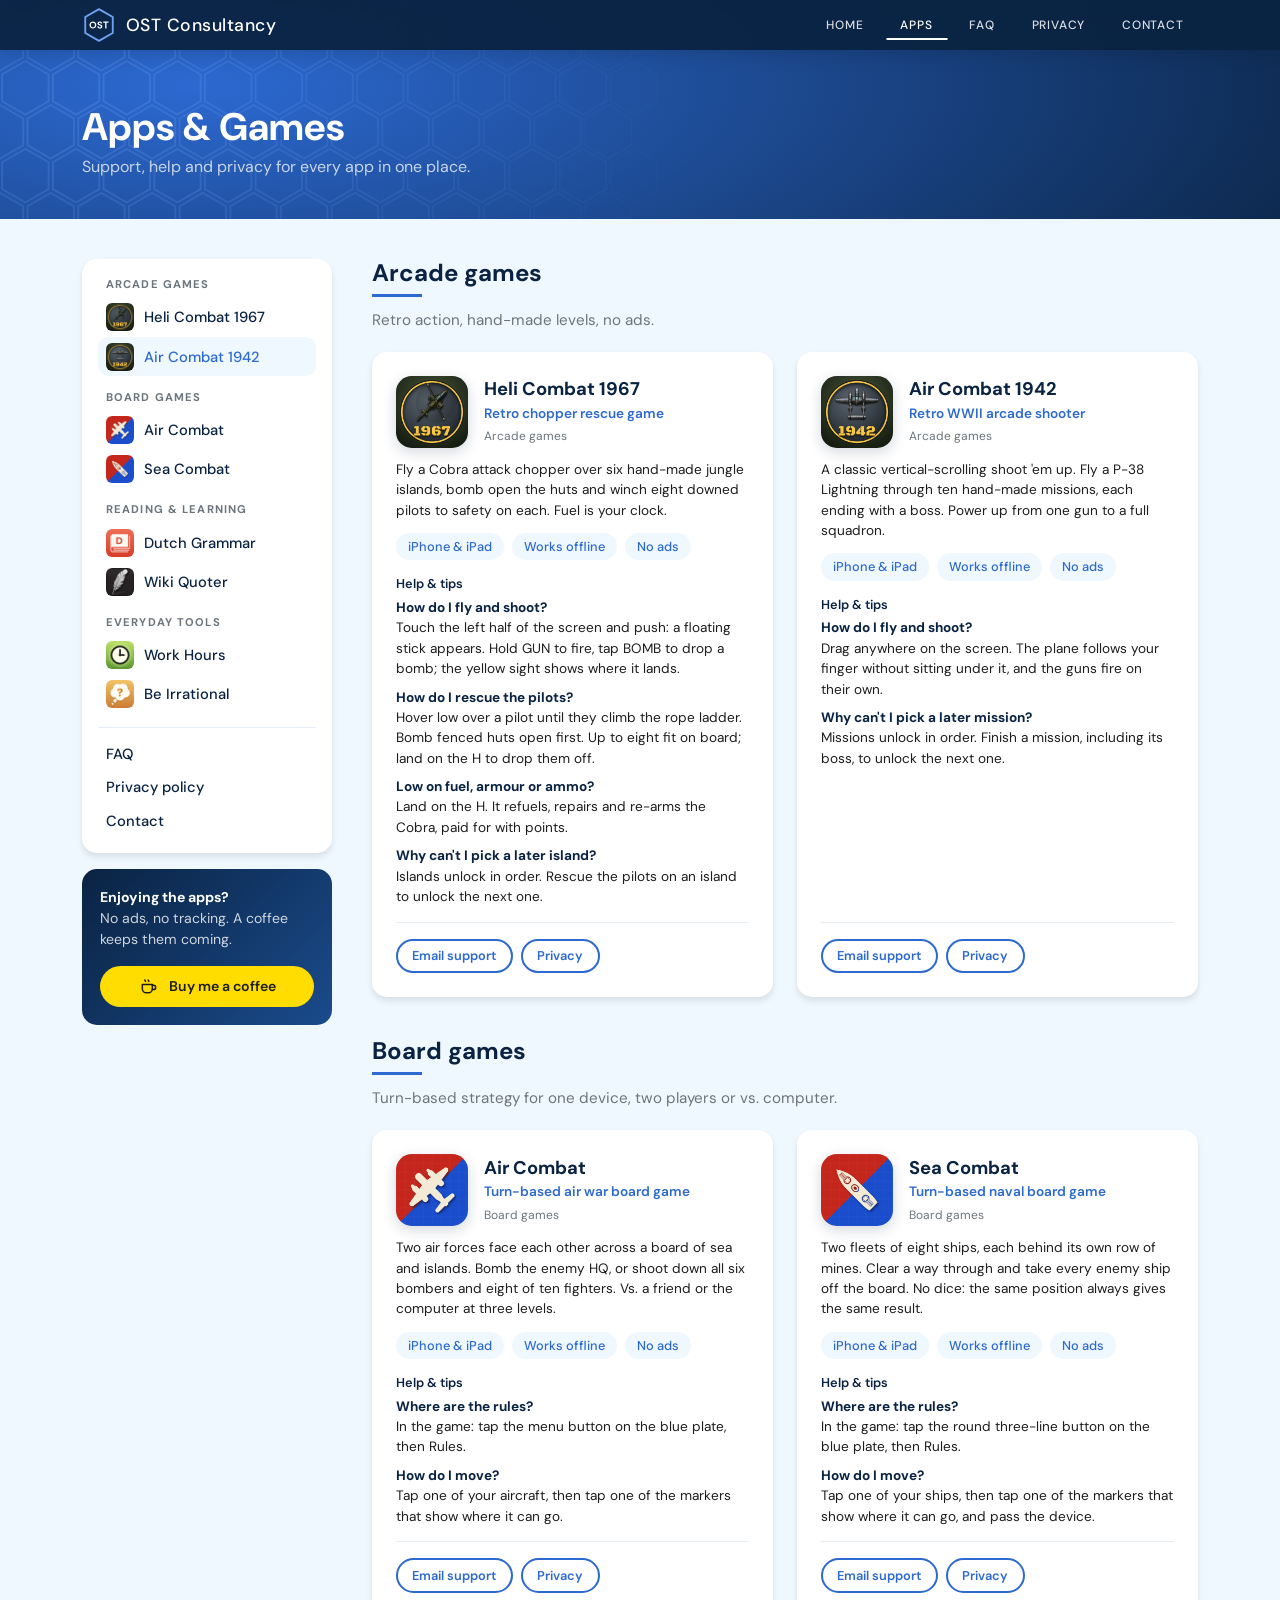
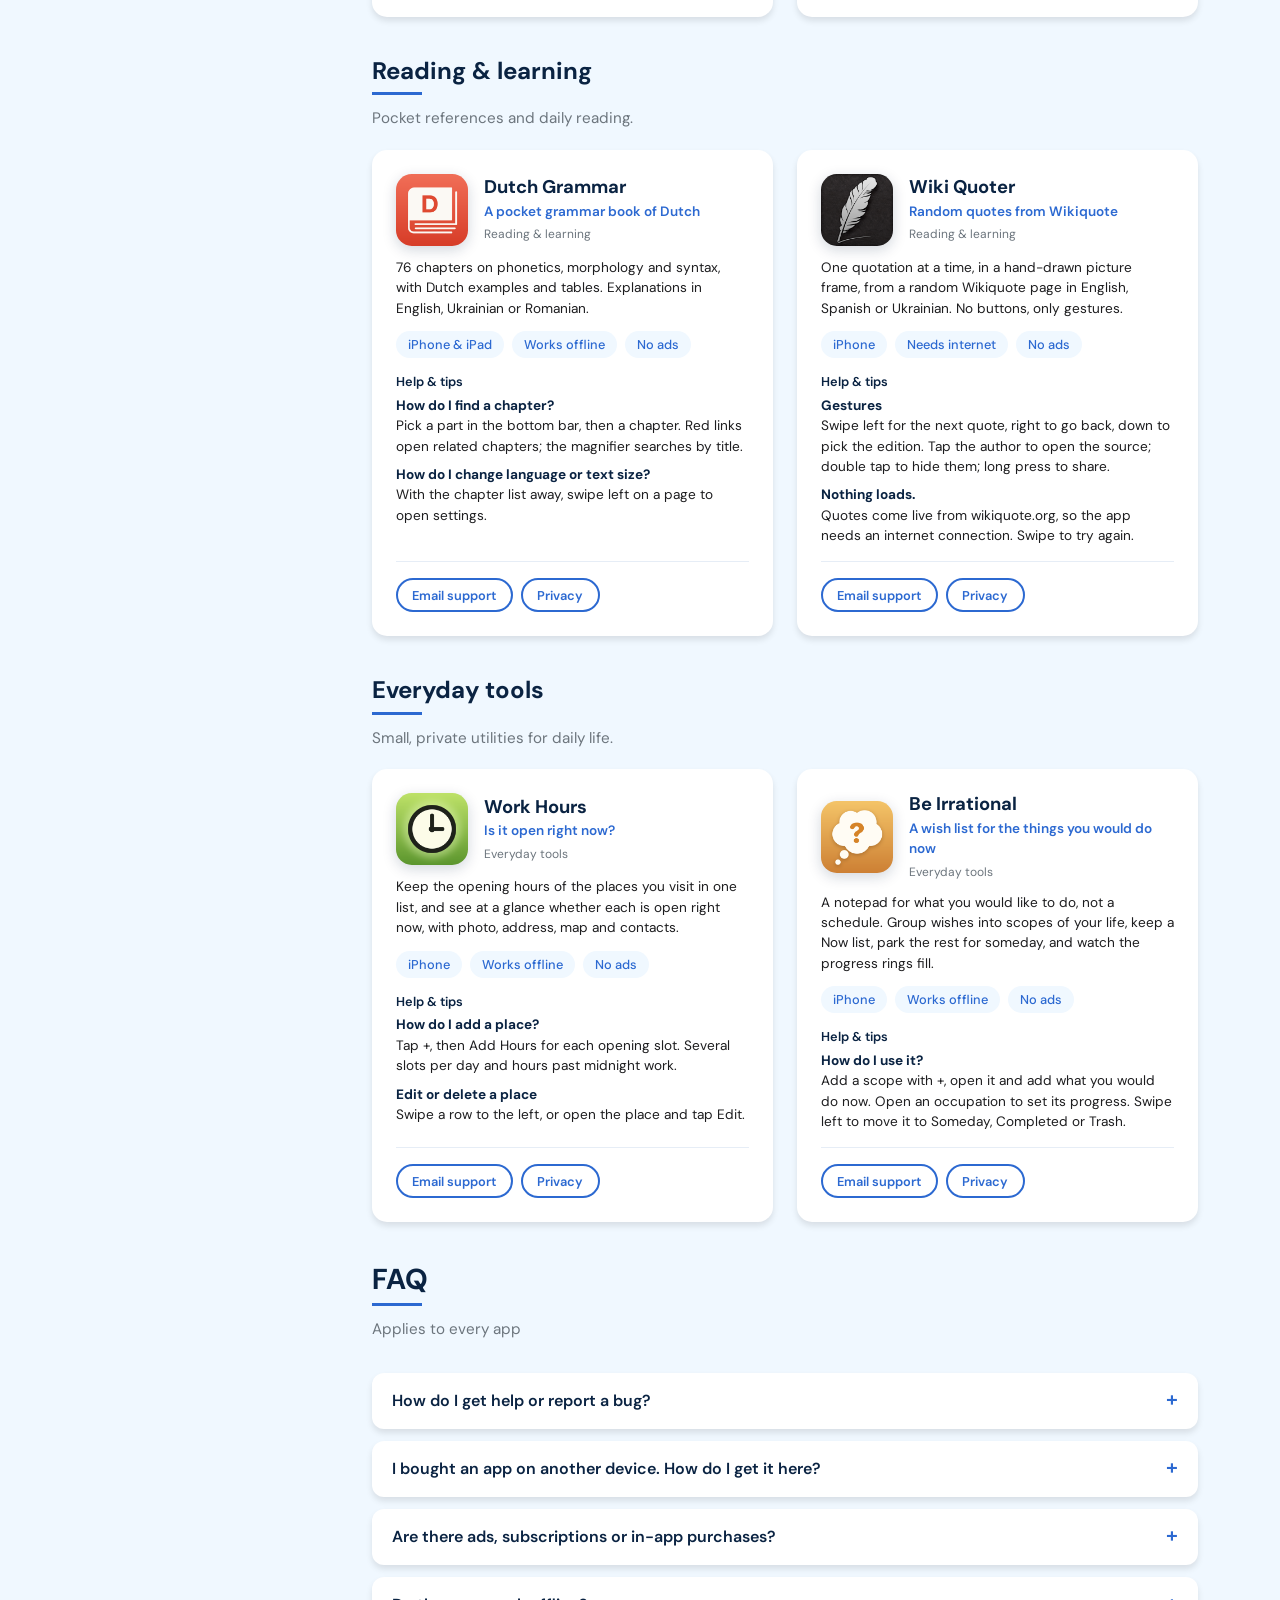
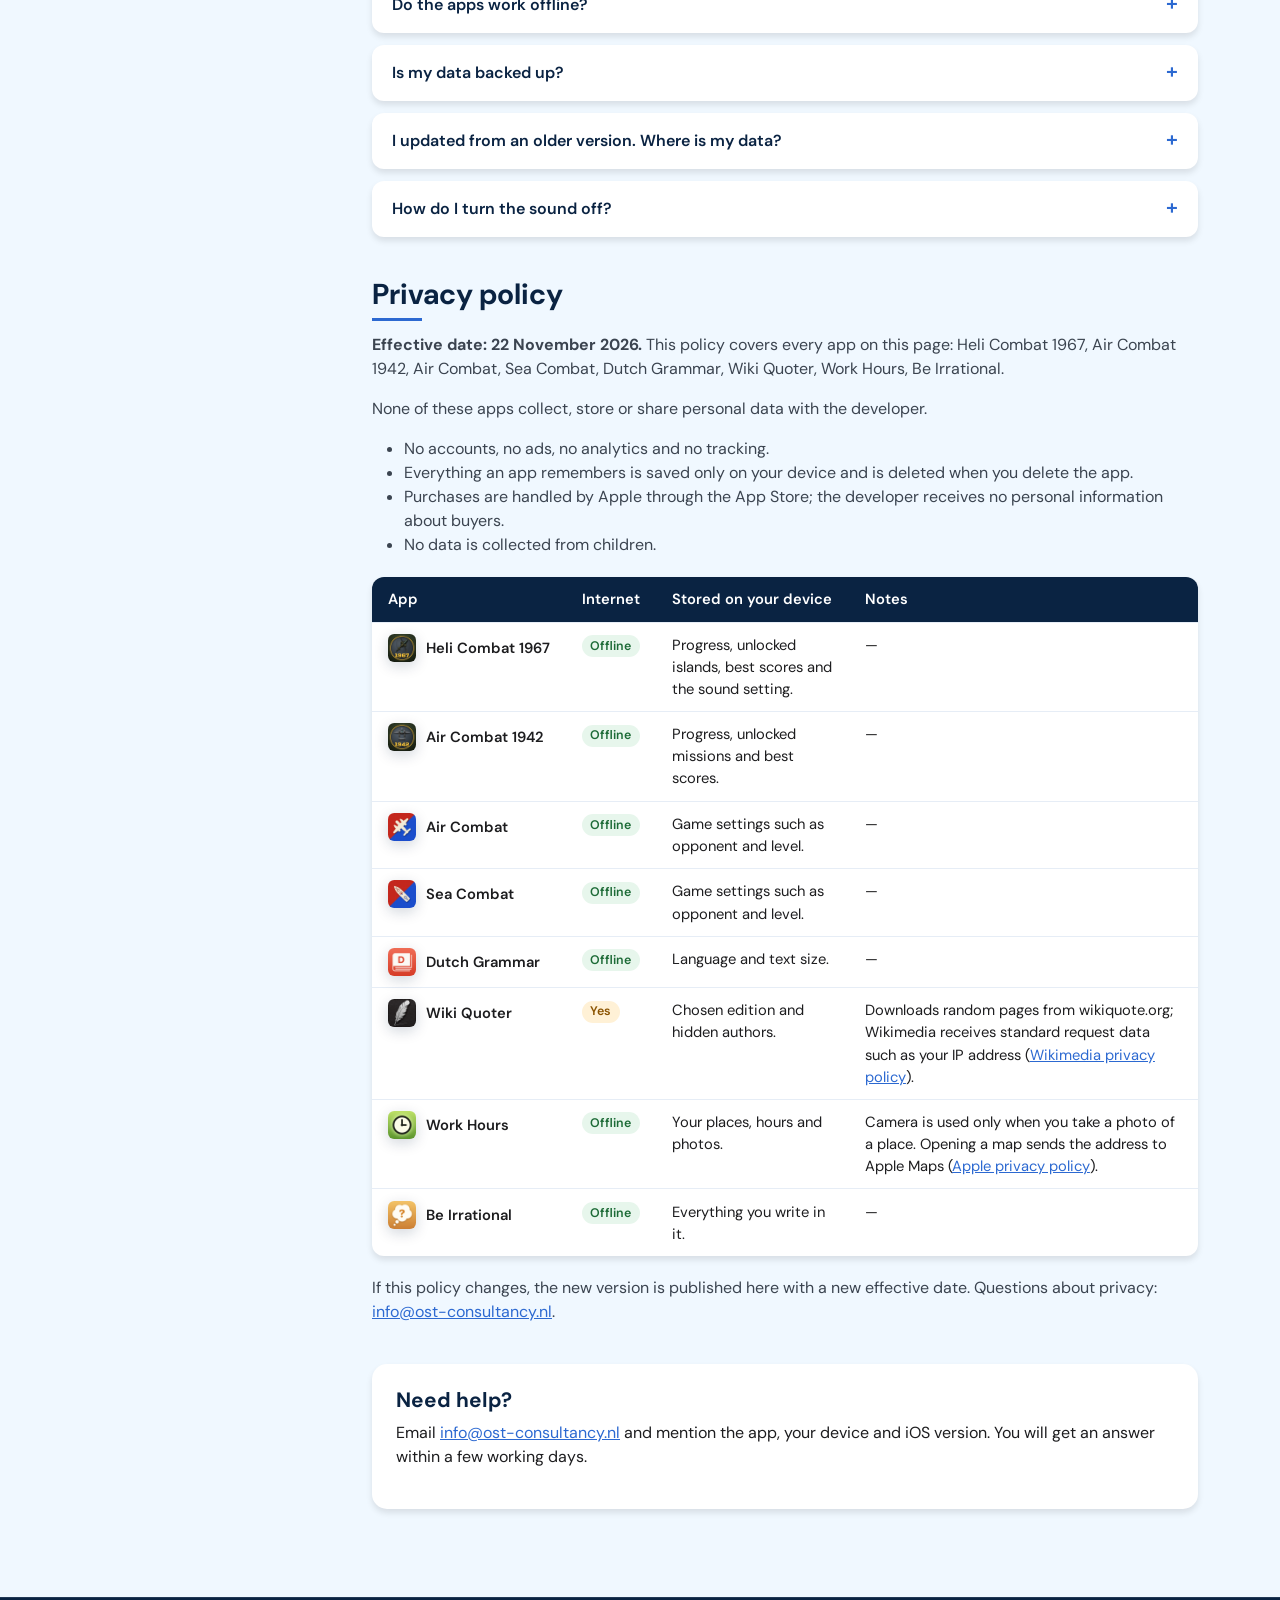
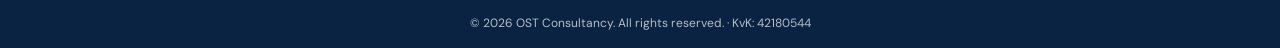
<file: aircombat/index.html>
<!DOCTYPE html>
<html lang="en">
<head>
    <meta charset="utf-8" />
    <meta content="width=device-width, initial-scale=1" name="viewport" />
    <!-- This URL is linked from the App Store listing: keep it. It forwards to the combined apps page. -->
    <meta content="0; url=/apps/#aircombat" http-equiv="refresh" />
    <meta content="noindex, follow" name="robots" />
    <title>Air Combat - Support and Privacy</title>
    <link href="/assets/favicon.ico" rel="icon" sizes="32x32" />
    <link href="/assets/favicon.svg" rel="icon" type="image/svg+xml" />
    <link href="/assets/apple-touch-icon.png" rel="apple-touch-icon" />
    <link href="https://ost-consultancy.nl/apps/#aircombat" rel="canonical" />
    <script>location.replace("/apps/" + (location.hash === "#privacy" ? "#privacy-aircombat" : "#aircombat"));</script>
</head>
<body>
    <p>Air Combat support and privacy have moved to <a href="/apps/#aircombat">ost-consultancy.nl/apps</a>.</p>
    <p>Support: <a href="mailto:info@ost-consultancy.nl?subject=Air%20Combat">info@ost-consultancy.nl</a> &middot;
        <a href="/apps/#privacy-aircombat">Air Combat privacy policy</a></p>
</body>
</html>
</file>
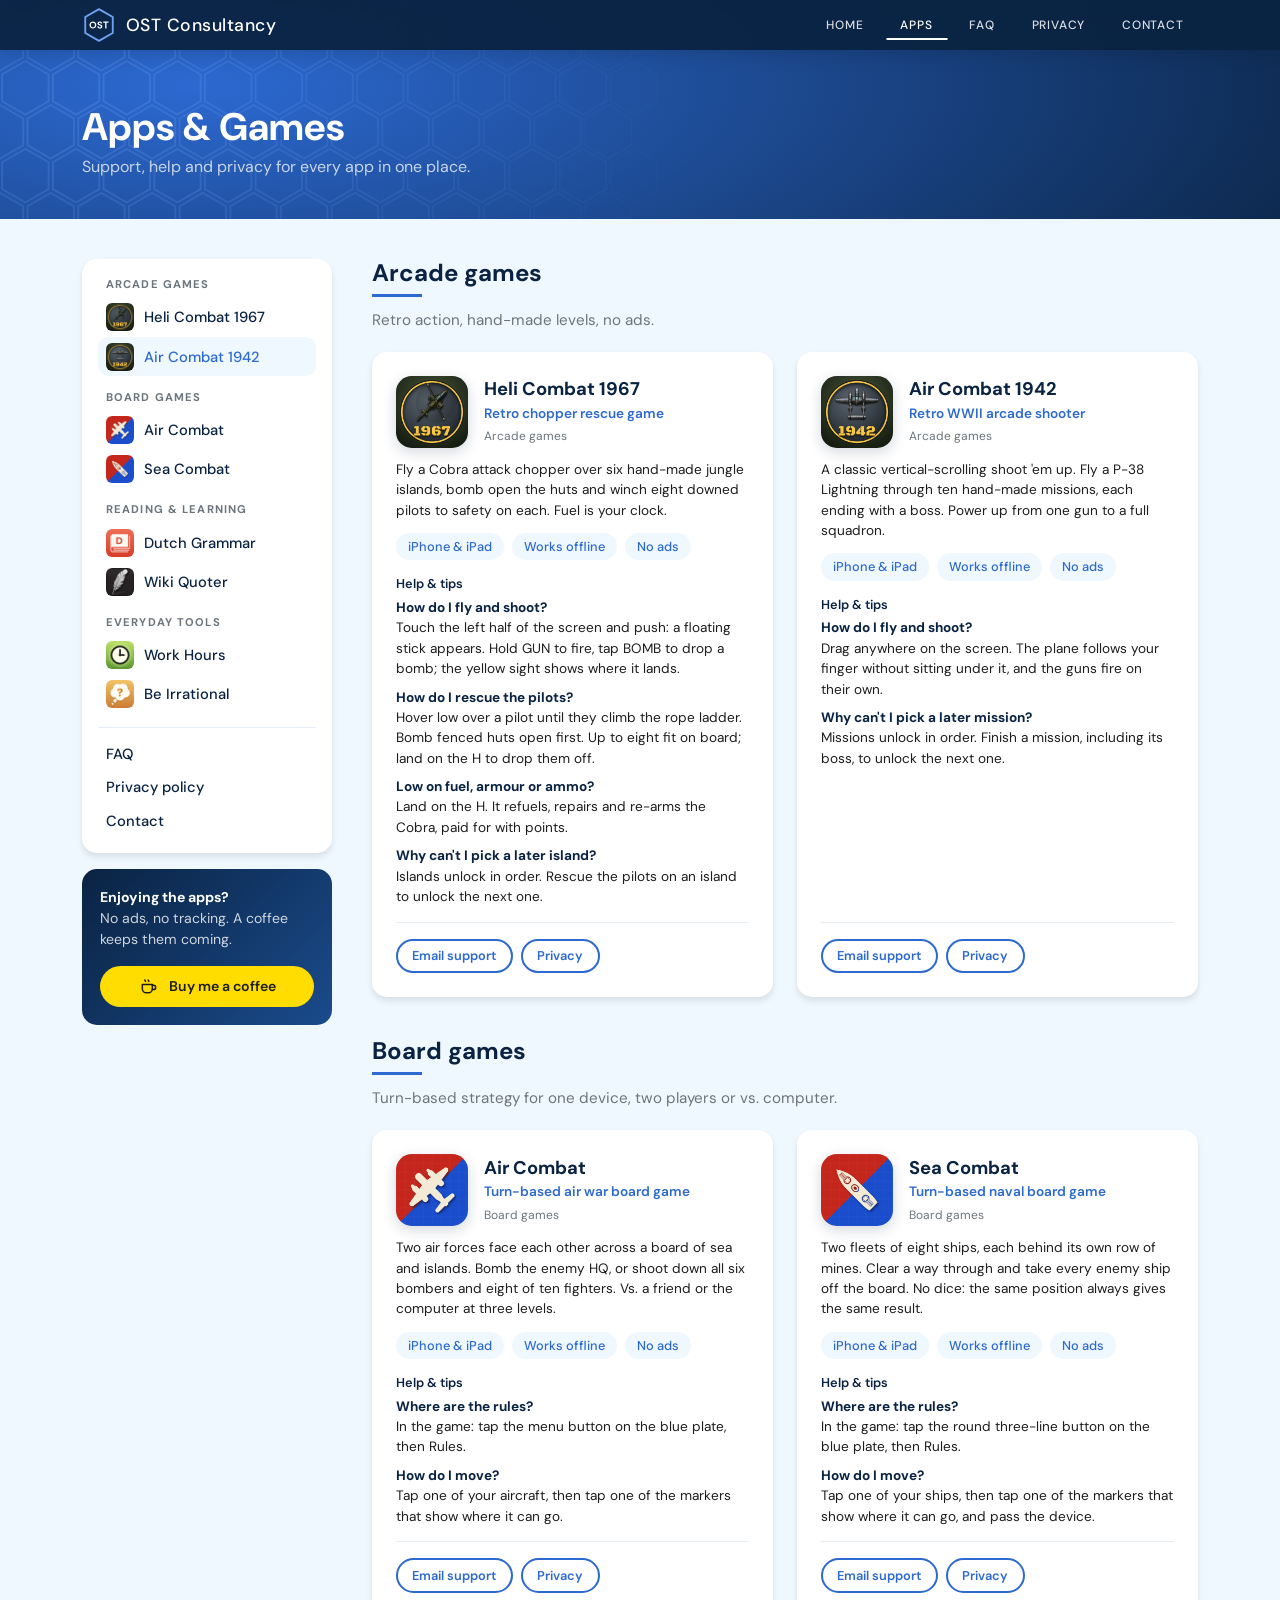
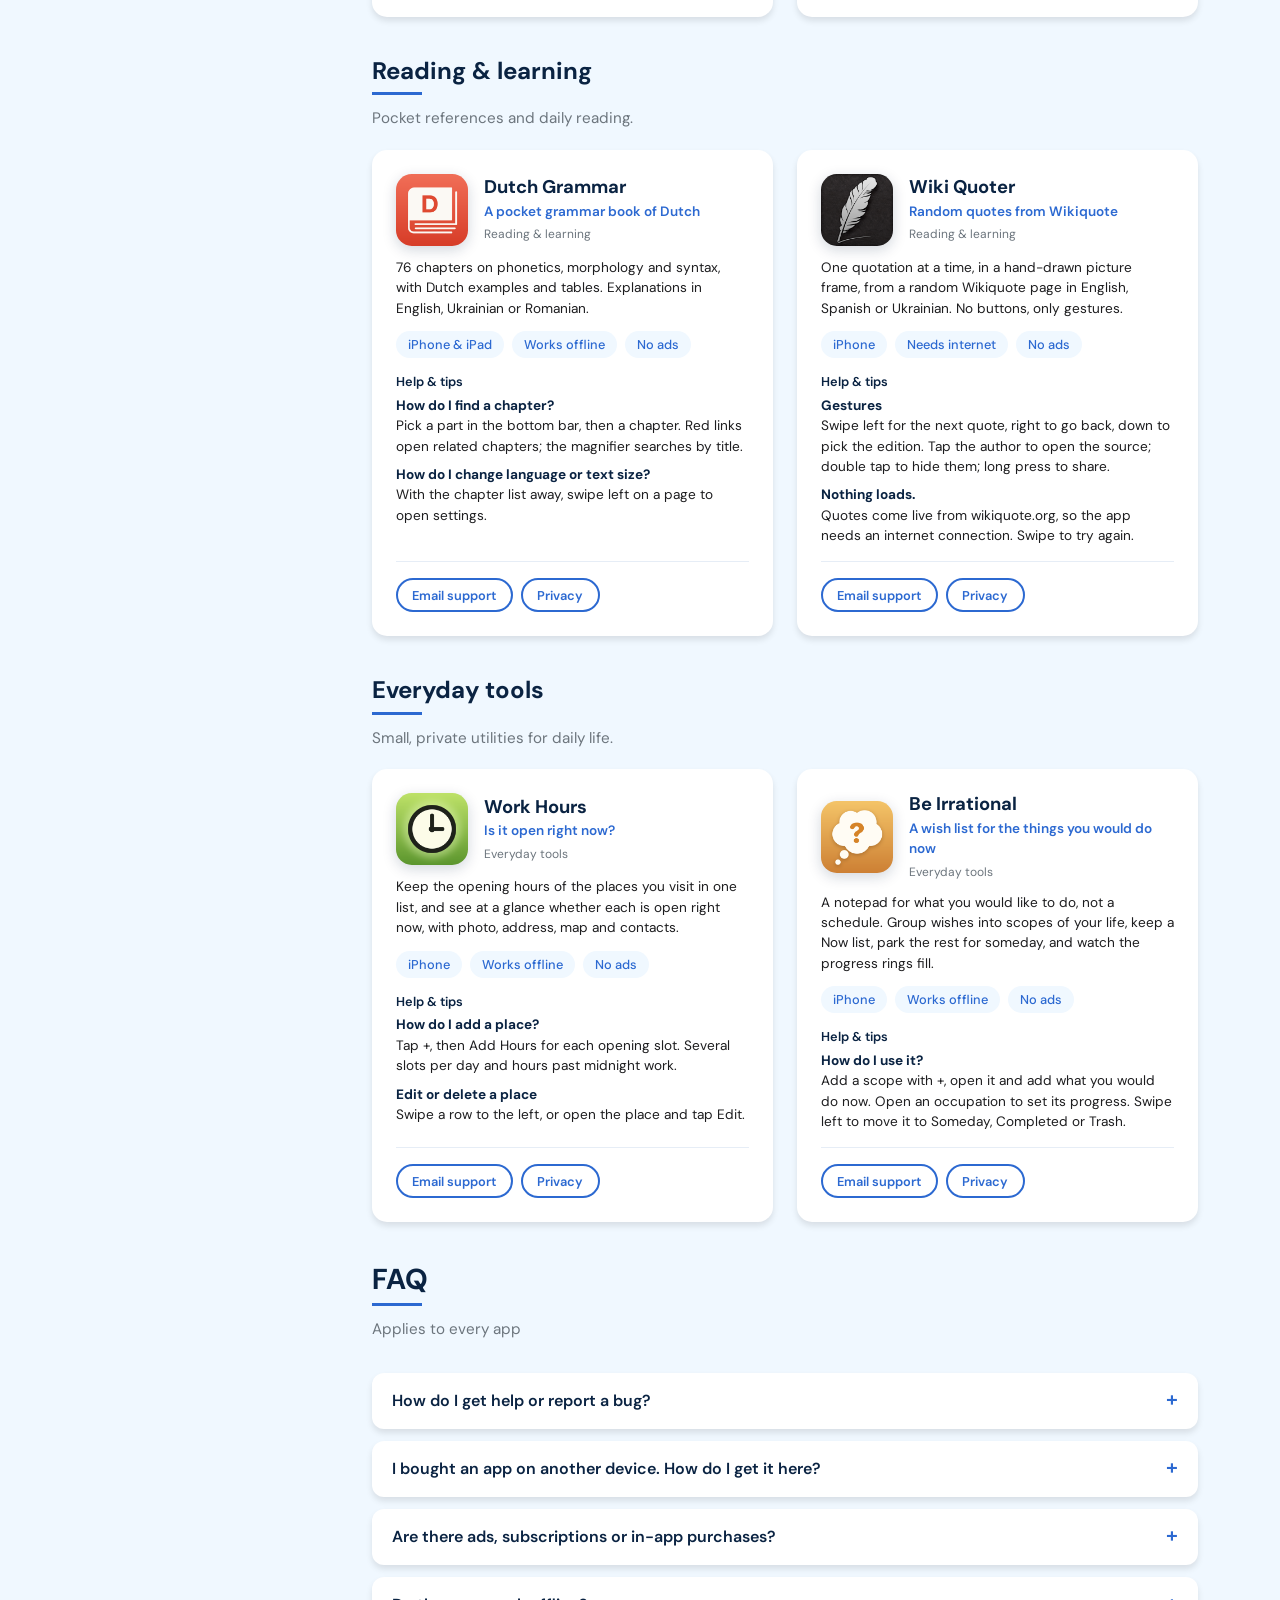
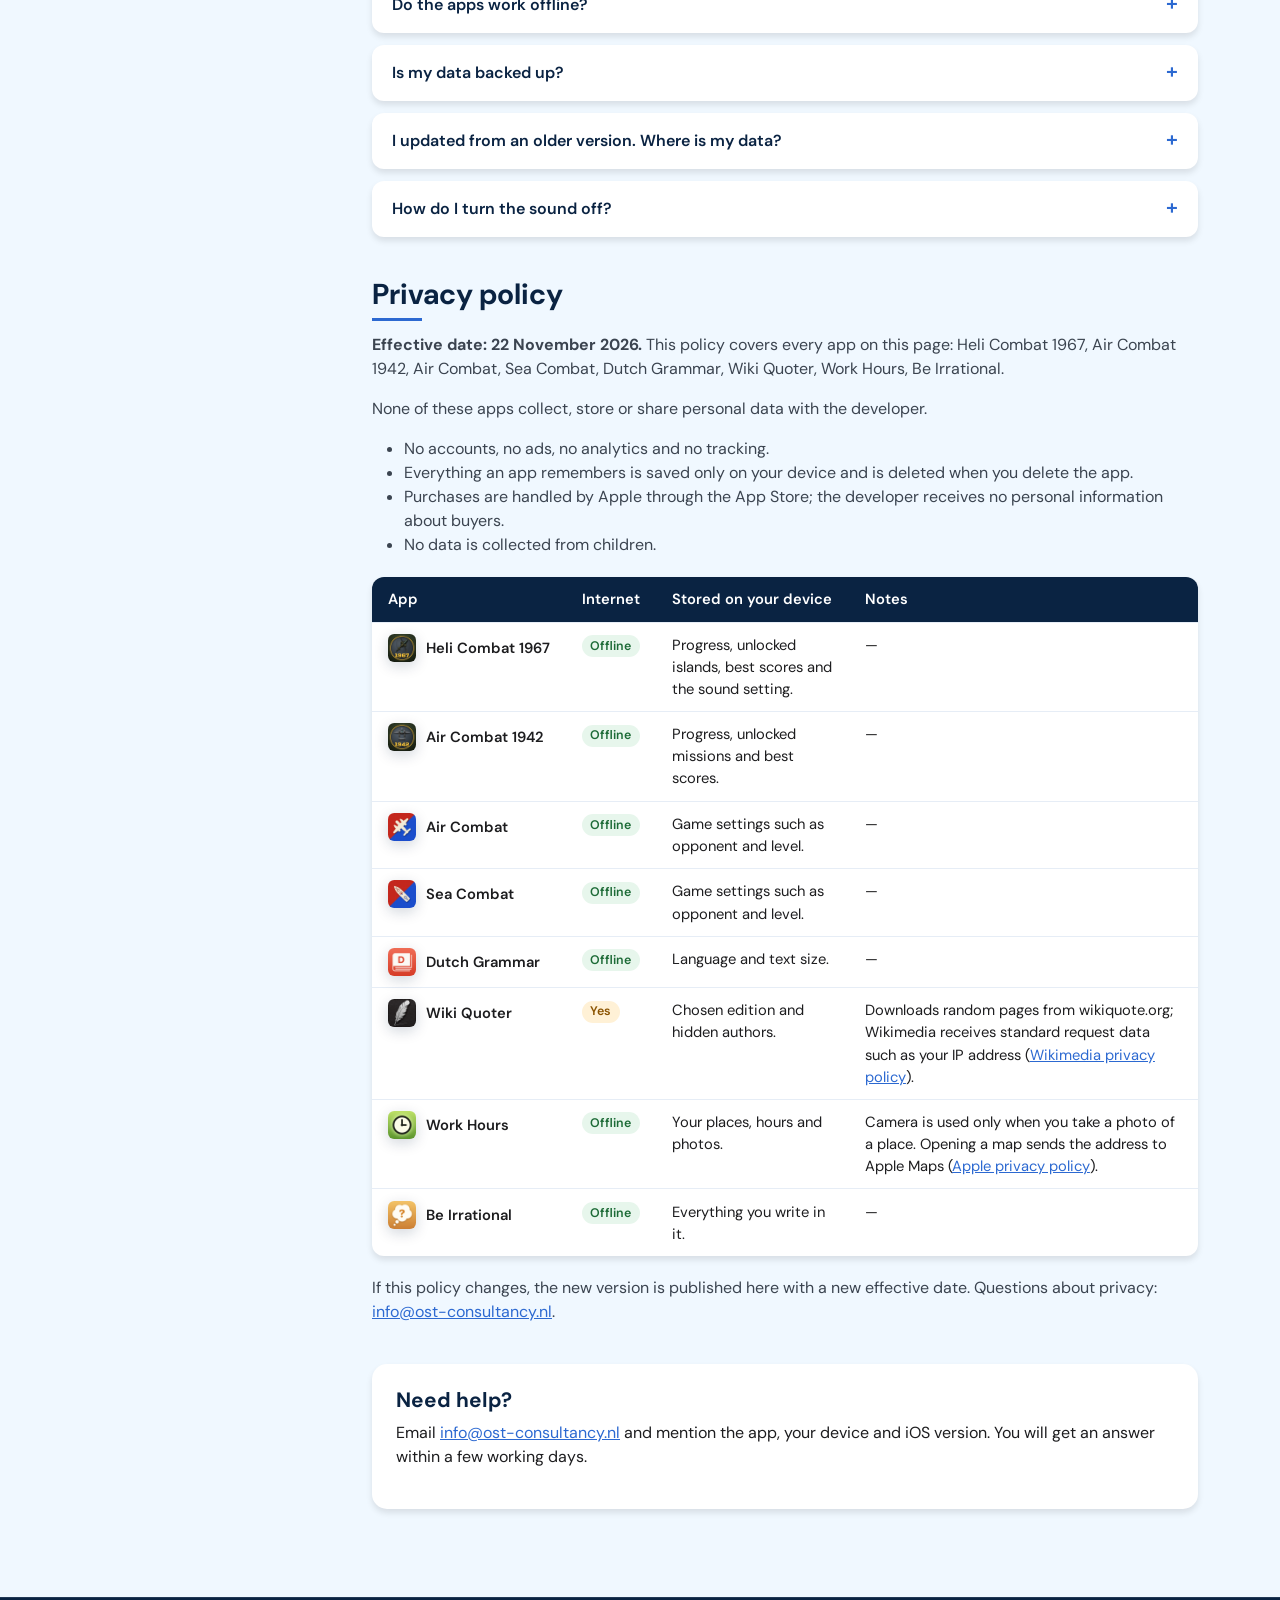
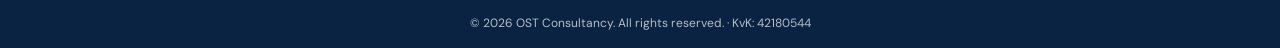
<file: aircombat1942/index.html>
<!DOCTYPE html>
<html lang="en">
<head>
    <meta charset="utf-8" />
    <meta content="width=device-width, initial-scale=1" name="viewport" />
    <!-- This URL is linked from the App Store listing: keep it. It forwards to the combined apps page. -->
    <meta content="0; url=/apps/#aircombat1942" http-equiv="refresh" />
    <meta content="noindex, follow" name="robots" />
    <title>Air Combat 1942 - Support and Privacy</title>
    <link href="/assets/favicon.ico" rel="icon" sizes="32x32" />
    <link href="/assets/favicon.svg" rel="icon" type="image/svg+xml" />
    <link href="/assets/apple-touch-icon.png" rel="apple-touch-icon" />
    <link href="https://ost-consultancy.nl/apps/#aircombat1942" rel="canonical" />
    <script>location.replace("/apps/" + (location.hash === "#privacy" ? "#privacy-aircombat1942" : "#aircombat1942"));</script>
</head>
<body>
    <p>Air Combat 1942 support and privacy have moved to <a href="/apps/#aircombat1942">ost-consultancy.nl/apps</a>.</p>
    <p>Support: <a href="mailto:info@ost-consultancy.nl?subject=Air%20Combat%201942">info@ost-consultancy.nl</a> &middot;
        <a href="/apps/#privacy-aircombat1942">Air Combat 1942 privacy policy</a></p>
</body>
</html>
</file>
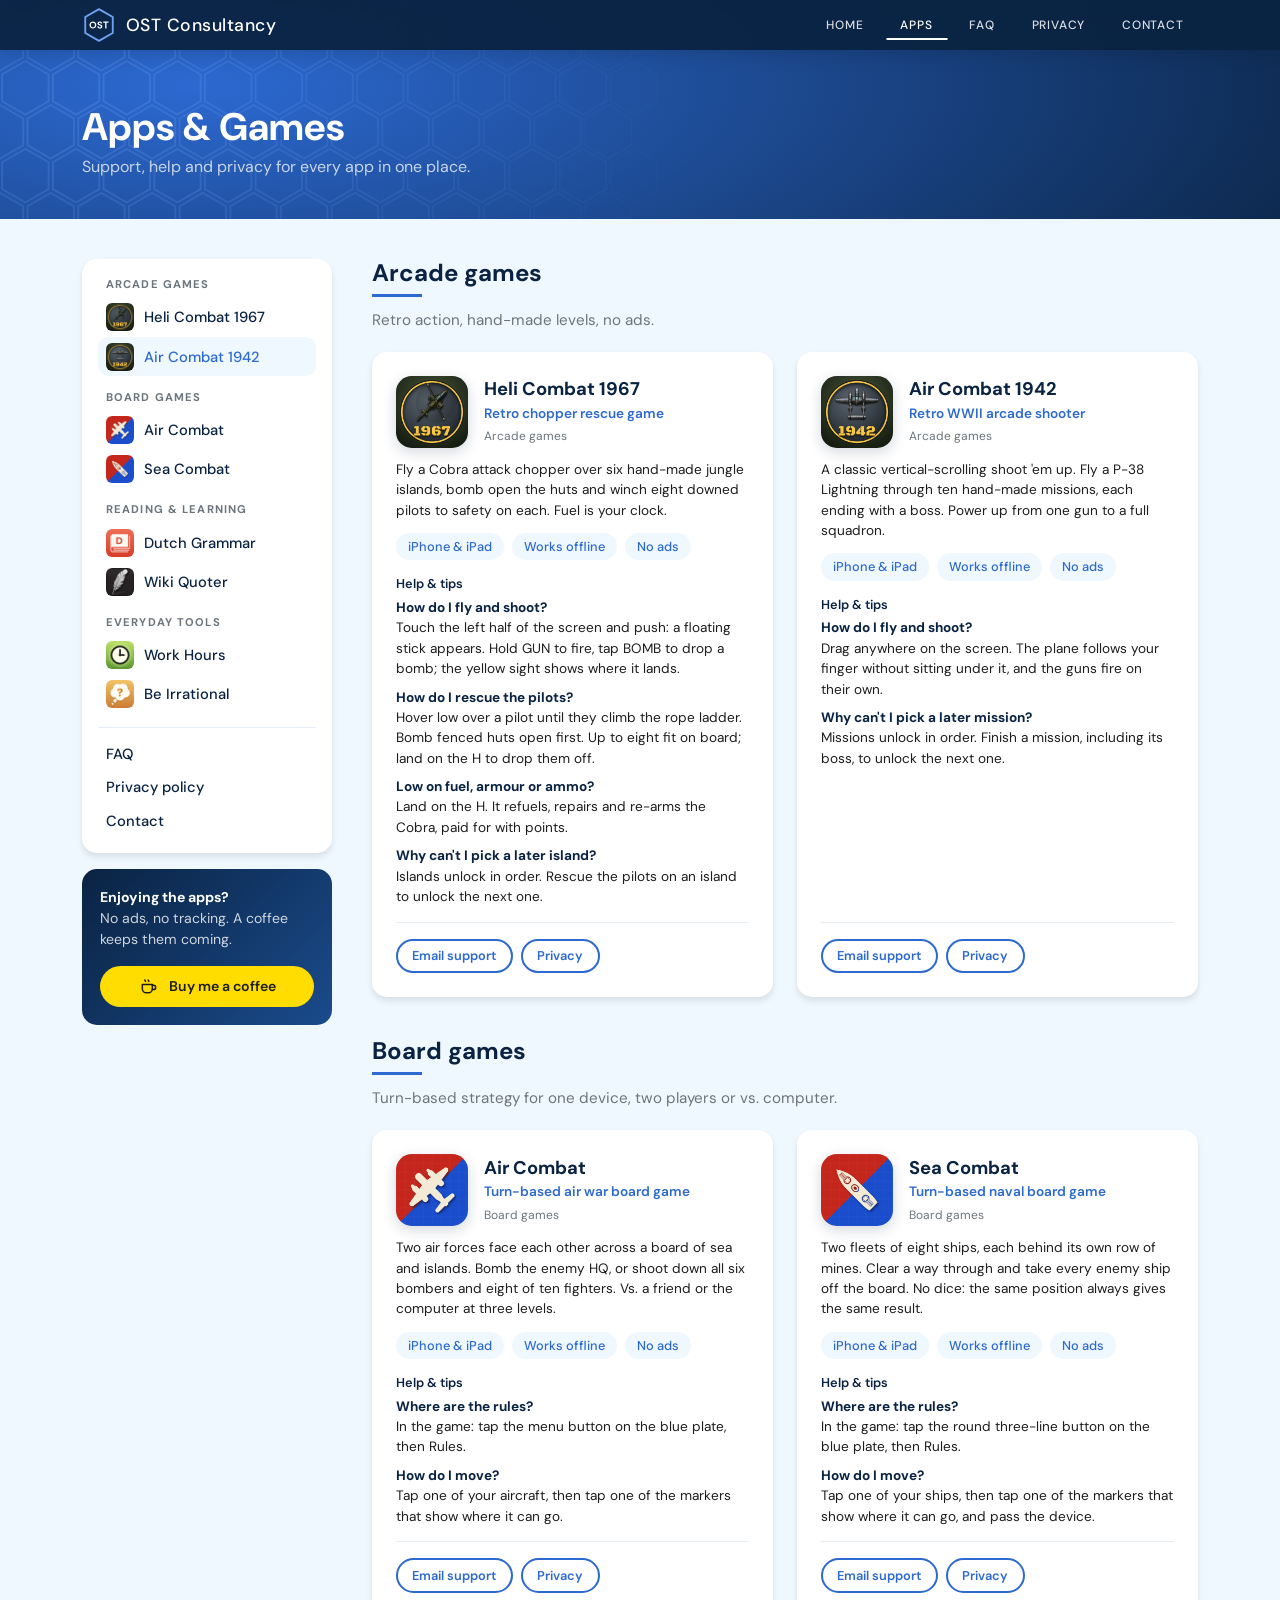
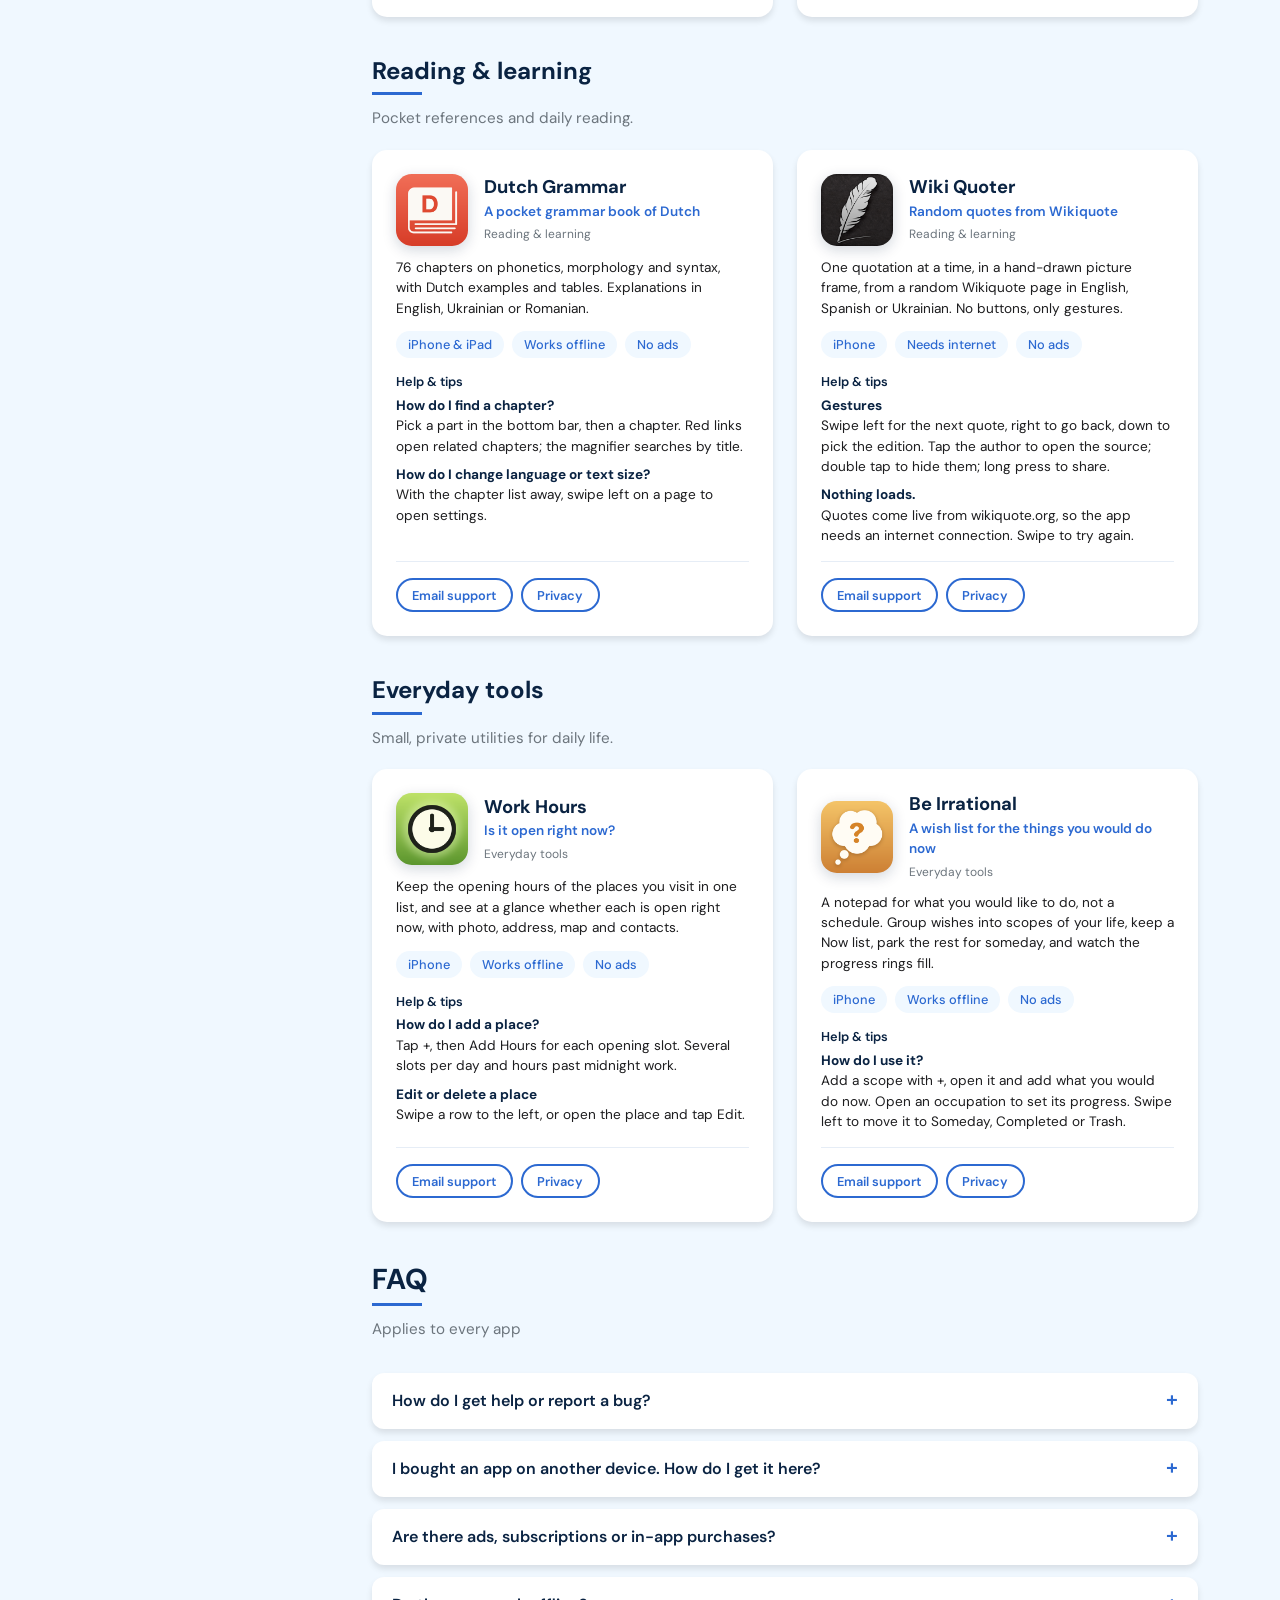
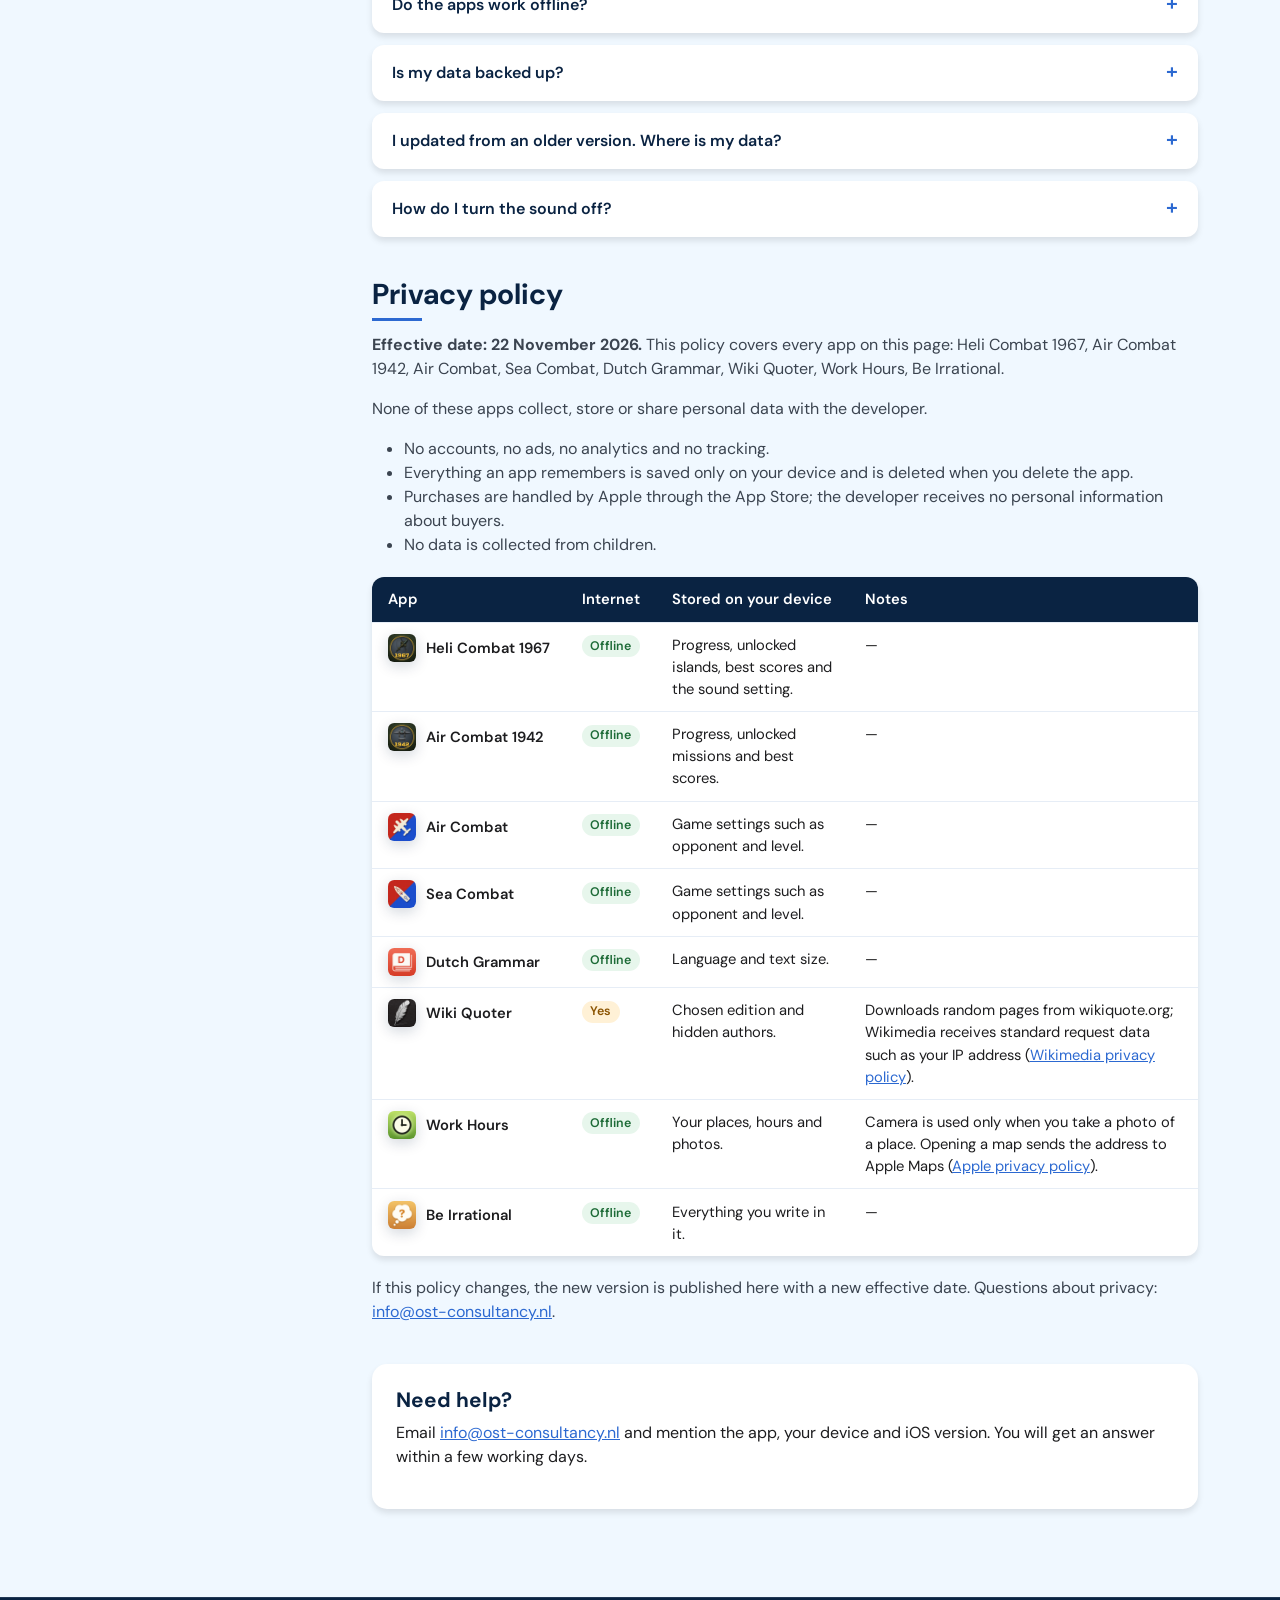
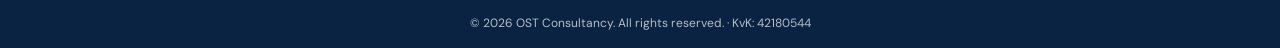
<file: apps/index.html>
<!DOCTYPE html>
<html lang="en">
<head>
    <meta charset="utf-8" />
    <meta content="width=device-width, initial-scale=1" name="viewport" />
    <meta content="iOS apps and games by OST Consultancy: Heli Combat 1967, Air Combat 1942, Air Combat, Sea Combat, Dutch Grammar, Wiki Quoter, Work Hours and Be Irrational. Support, FAQ and privacy policy." name="description" />
    <meta content="Oleksandr Shtykhno" name="author" />
    <meta content="Apps &amp; Games - OST Consultancy" property="og:title" />
    <meta content="Support, help and privacy for every OST Consultancy iOS app in one place." property="og:description" />
    <meta content="website" property="og:type" />
    <meta content="https://ost-consultancy.nl/apps/" property="og:url" />
    <title>Apps &amp; Games - Support and Privacy | OST Consultancy</title>
    <link href="https://ost-consultancy.nl/apps/" rel="canonical" />
    <link href="../assets/favicon.ico" rel="icon" sizes="32x32" />
    <link href="../assets/favicon.svg" rel="icon" type="image/svg+xml" />
    <link href="../assets/apple-touch-icon.png" rel="apple-touch-icon" />
    <link href="https://fonts.gstatic.com" rel="preconnect" />
    <link href="https://fonts.googleapis.com/css2?family=DM+Sans:wght@400;500;600;700&display=swap" rel="stylesheet" />
    <link href="../css/styles.css?v=20261122f" rel="stylesheet" />
    <link href="apps.css?v=20261122f" rel="stylesheet" />
</head>
<body>
    <a class="skip-link" href="#main-content">Skip to main content</a>

    <!-- Navigation -->
    <nav aria-label="Main navigation" class="navbar navbar-expand-lg fixed-top scrolled apps-nav" id="mainNav">
        <div class="container">
            <a class="navbar-brand" href="../">
                <img alt="" class="brand-logo" height="34" src="../assets/img/brand/ost-logo-mark.svg" width="34" />
                <span class="brand-text">OST Consultancy</span>
            </a>
            <button aria-controls="navbarNav" aria-expanded="false" aria-label="Toggle navigation" class="navbar-toggler" type="button">
                <span class="navbar-toggler-icon"><svg aria-hidden="true" focusable="false" height="18" viewBox="0 0 24 24" width="18"><path d="M3 6h18M3 12h18M3 18h18" stroke="#fff" stroke-linecap="round" stroke-width="2" /></svg></span>
            </button>
            <div class="collapse navbar-collapse" id="navbarNav">
                <ul class="navbar-nav ms-auto">
                    <li class="nav-item"><a class="nav-link" href="../">Home</a></li>
                    <li class="nav-item"><a aria-current="page" class="nav-link active" href="#apps">Apps</a></li>
                    <li class="nav-item"><a class="nav-link" href="#faq">FAQ</a></li>
                    <li class="nav-item"><a class="nav-link" href="#privacy">Privacy</a></li>
                    <li class="nav-item"><a class="nav-link" href="#contact">Contact</a></li>
                </ul>
            </div>
        </div>
    </nav>

    <main id="main-content">
        <header class="cat-hero">
            <div class="container">
                <h1>Apps &amp; Games</h1>
                <p class="lead-sub">Support, help and privacy for every app in one place.</p>
            </div>
        </header>

        <div class="container layout" id="apps">
            <!-- Left menu: generated from apps-data.js -->
            <aside aria-label="Apps" class="side">
                <nav aria-label="Apps by category" class="side-nav" id="sideNav"></nav>
                <div class="side-coffee">
                    <p><strong>Enjoying the apps?</strong><br />No ads, no tracking. A coffee keeps them coming.</p>
                    <div id="coffee"></div>
                </div>
            </aside>

            <div class="content">
                <noscript>
                    <p>This page needs JavaScript to list the apps. Support: <a href="mailto:info@ost-consultancy.nl">info@ost-consultancy.nl</a>.
                        None of our apps collect, store or share personal data.</p>
                </noscript>

                <!-- App cards by category: generated from apps-data.js -->
                <div id="catalogue"></div>

                <div class="mobile-coffee block contact-card">
                    <h2>Enjoying the apps?</h2>
                    <p>No ads, no tracking. A coffee keeps them coming.</p>
                    <div id="coffeeMobile"></div>
                </div>

                <section aria-labelledby="faq-heading" class="block" id="faq">
                    <h2 class="section-title" id="faq-heading">FAQ</h2>
                    <p class="section-subtitle">Applies to every app</p>
                    <div id="faqList"></div>
                </section>

                <section aria-labelledby="privacy-heading" class="block" id="privacy">
                    <h2 class="section-title" id="privacy-heading">Privacy policy</h2>
                    <div id="privacyBody"></div>
                </section>

                <section aria-labelledby="contact-heading" class="block contact-card" id="contact">
                    <h2 id="contact-heading">Need help?</h2>
                    <p>Email <a href="mailto:info@ost-consultancy.nl">info@ost-consultancy.nl</a> and mention the app, your device and iOS version.
                        You will get an answer within a few working days.</p>
                </section>
            </div>
        </div>
    </main>

    <footer class="footer">
        <div class="container">
            <p>&copy; 2026 OST Consultancy. All rights reserved. &middot; KvK: 42180544</p>
        </div>
    </footer>

    <script src="apps-data.js?v=20261122f"></script>
    <script src="apps.js?v=20261122f"></script>
</body>
</html>
</file>
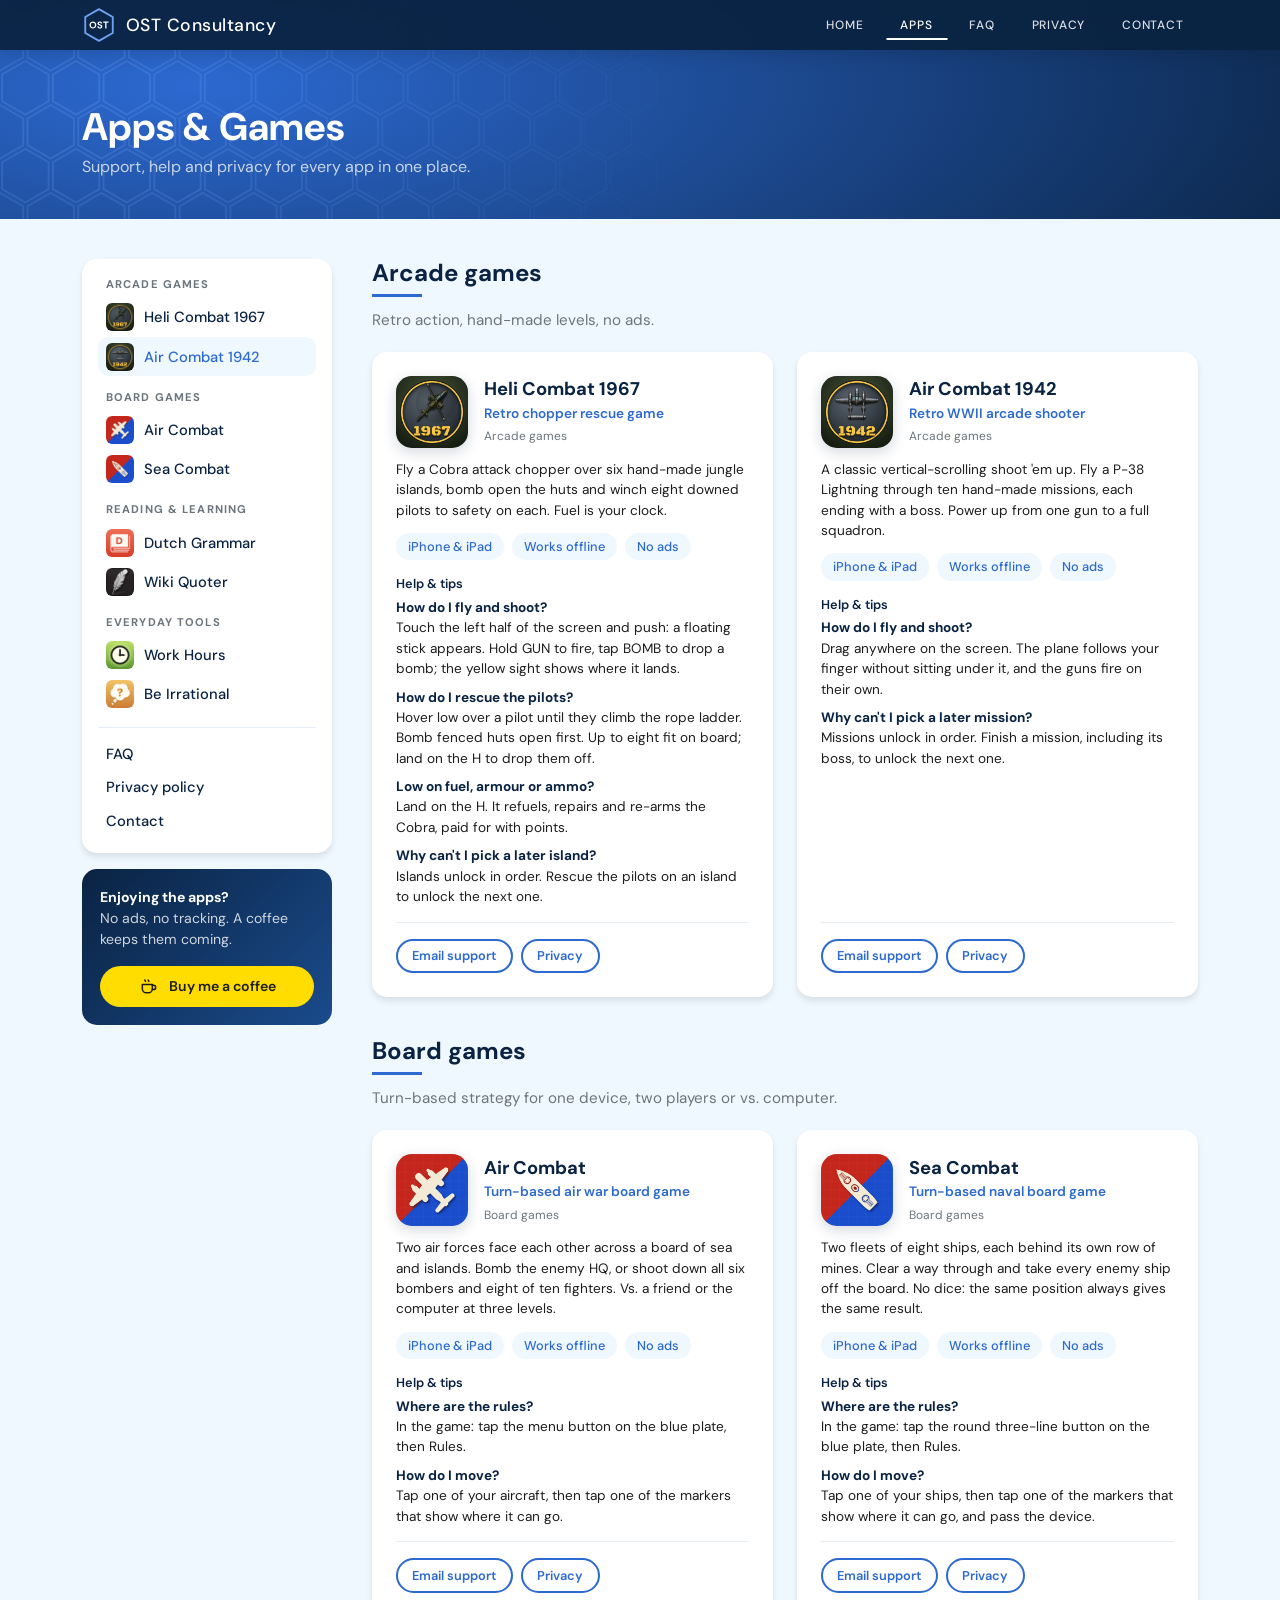
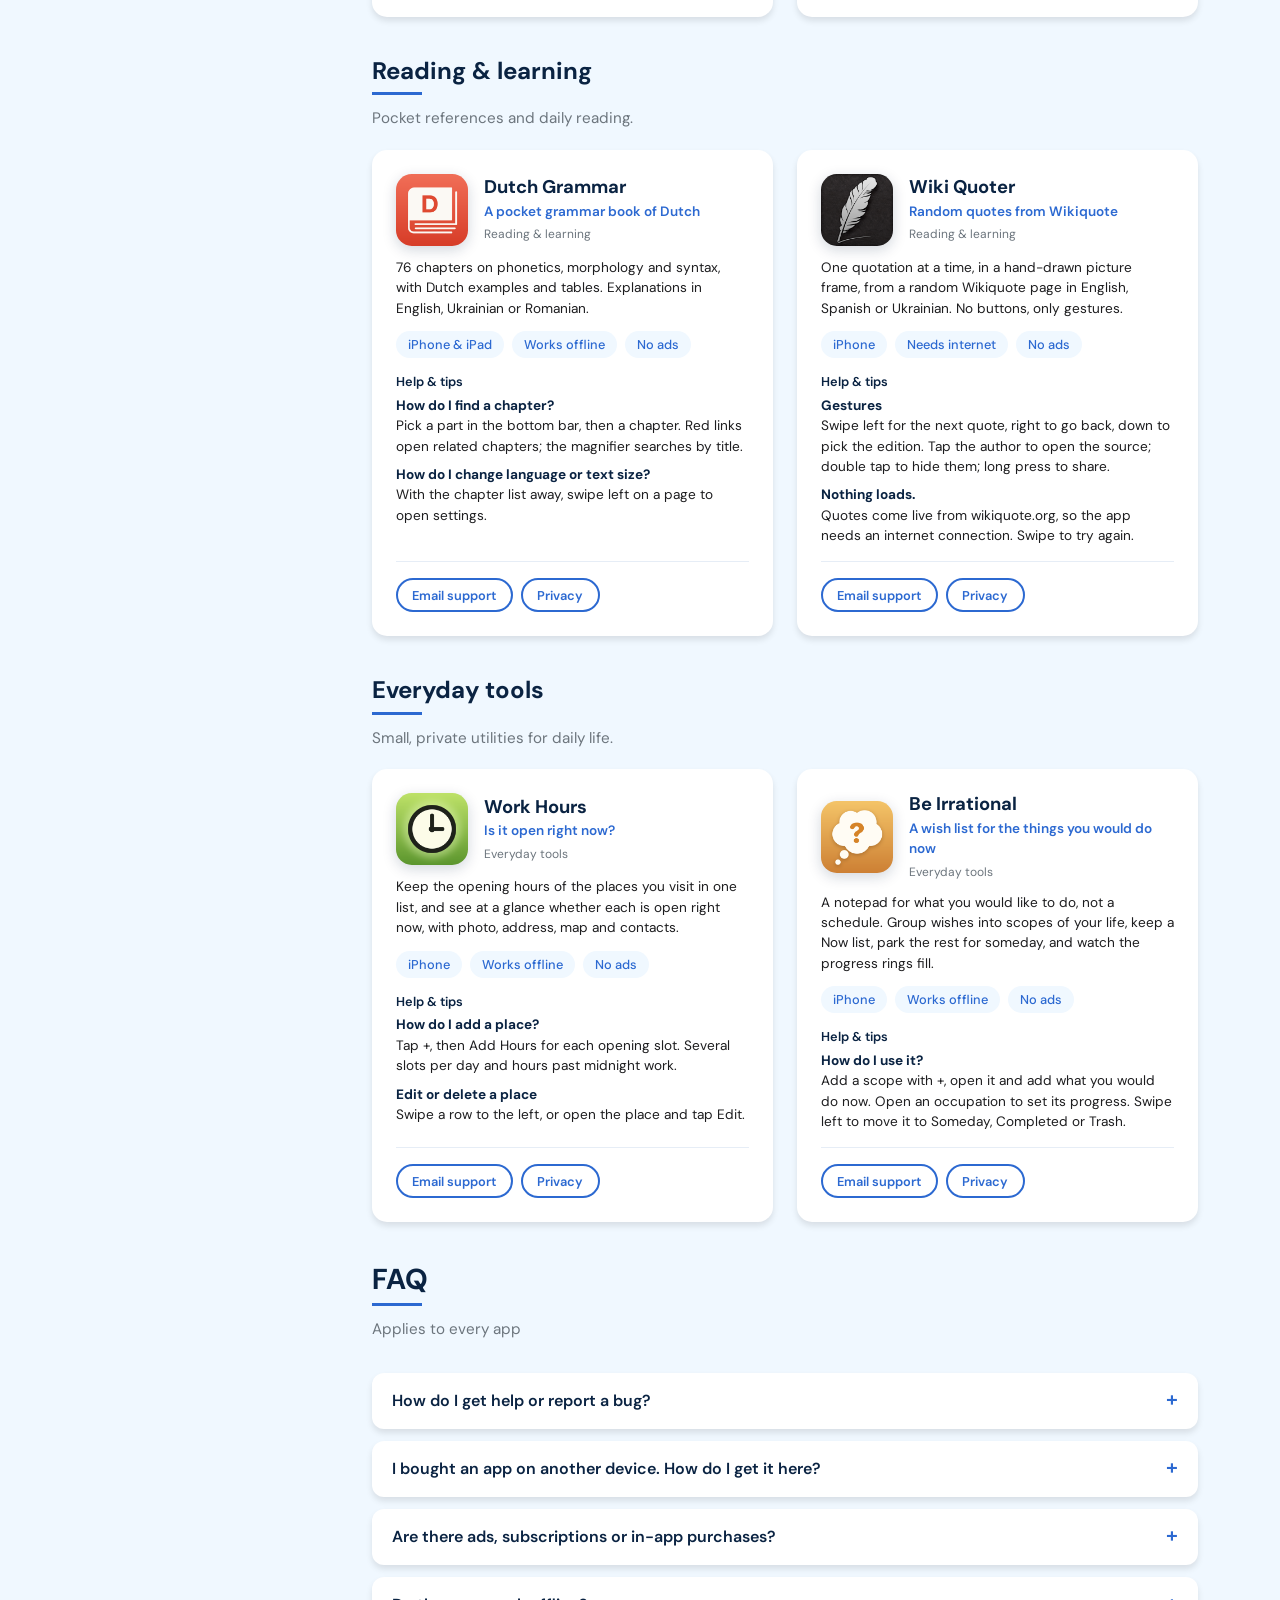
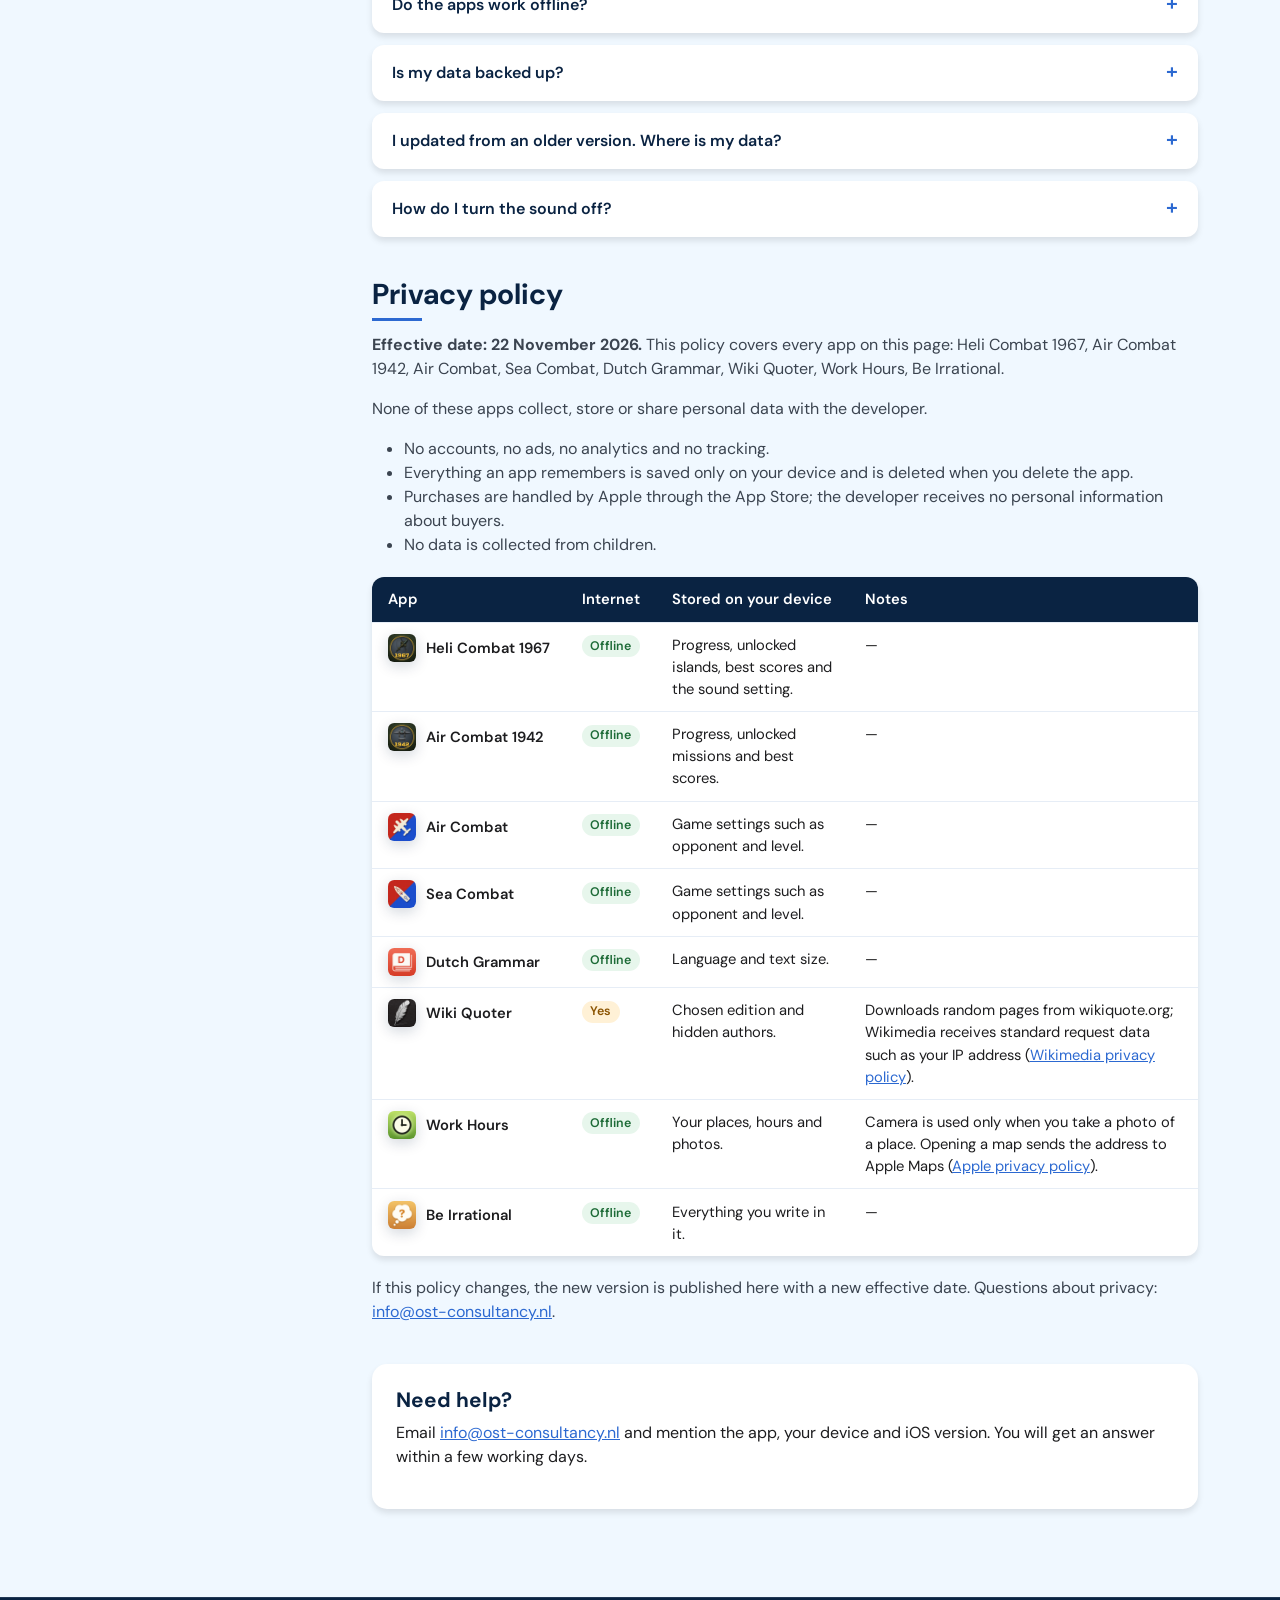
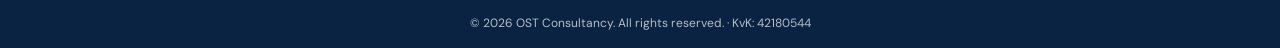
<file: beirrational/index.html>
<!DOCTYPE html>
<html lang="en">
<head>
    <meta charset="utf-8" />
    <meta content="width=device-width, initial-scale=1" name="viewport" />
    <!-- This URL is linked from the App Store listing: keep it. It forwards to the combined apps page. -->
    <meta content="0; url=/apps/#beirrational" http-equiv="refresh" />
    <meta content="noindex, follow" name="robots" />
    <title>Be Irrational - Support and Privacy</title>
    <link href="/assets/favicon.ico" rel="icon" sizes="32x32" />
    <link href="/assets/favicon.svg" rel="icon" type="image/svg+xml" />
    <link href="/assets/apple-touch-icon.png" rel="apple-touch-icon" />
    <link href="https://ost-consultancy.nl/apps/#beirrational" rel="canonical" />
    <script>location.replace("/apps/" + (location.hash === "#privacy" ? "#privacy-beirrational" : "#beirrational"));</script>
</head>
<body>
    <p>Be Irrational support and privacy have moved to <a href="/apps/#beirrational">ost-consultancy.nl/apps</a>.</p>
    <p>Support: <a href="mailto:info@ost-consultancy.nl?subject=Be%20Irrational">info@ost-consultancy.nl</a> &middot;
        <a href="/apps/#privacy-beirrational">Be Irrational privacy policy</a></p>
</body>
</html>
</file>
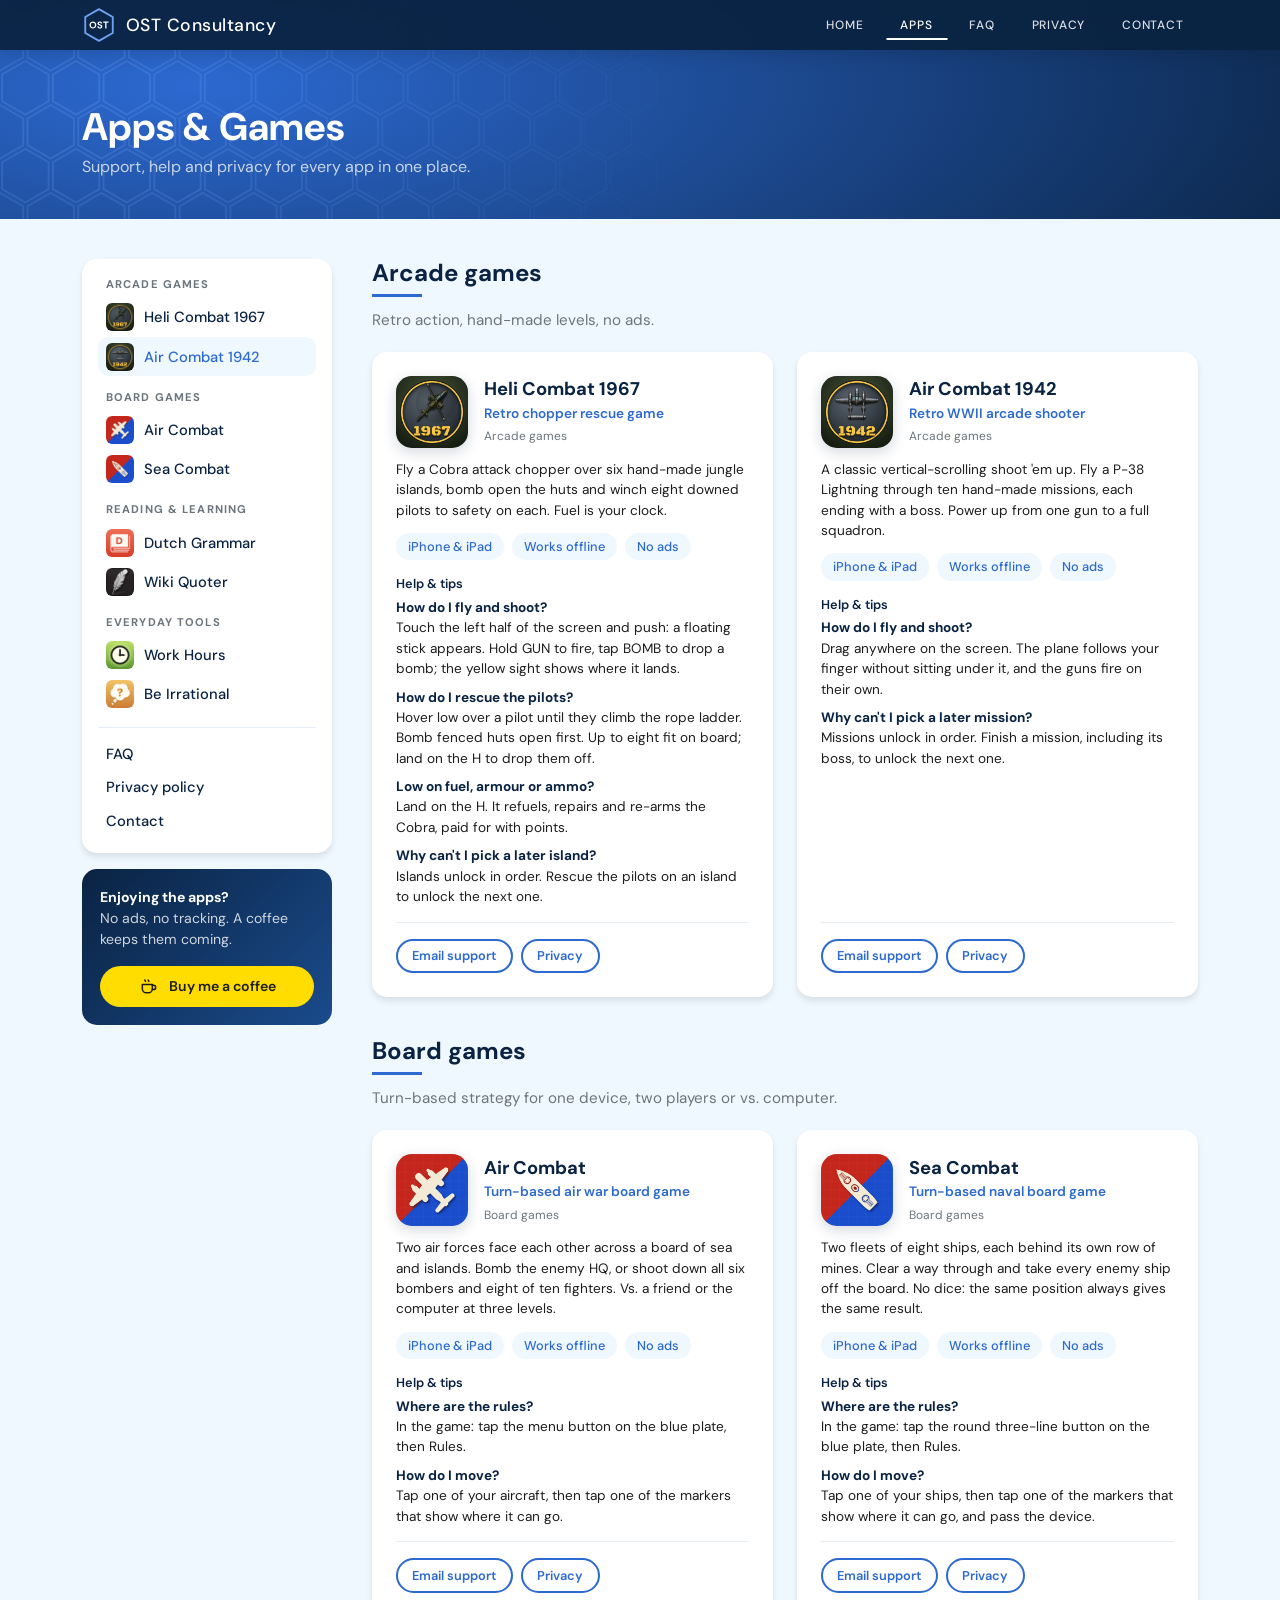
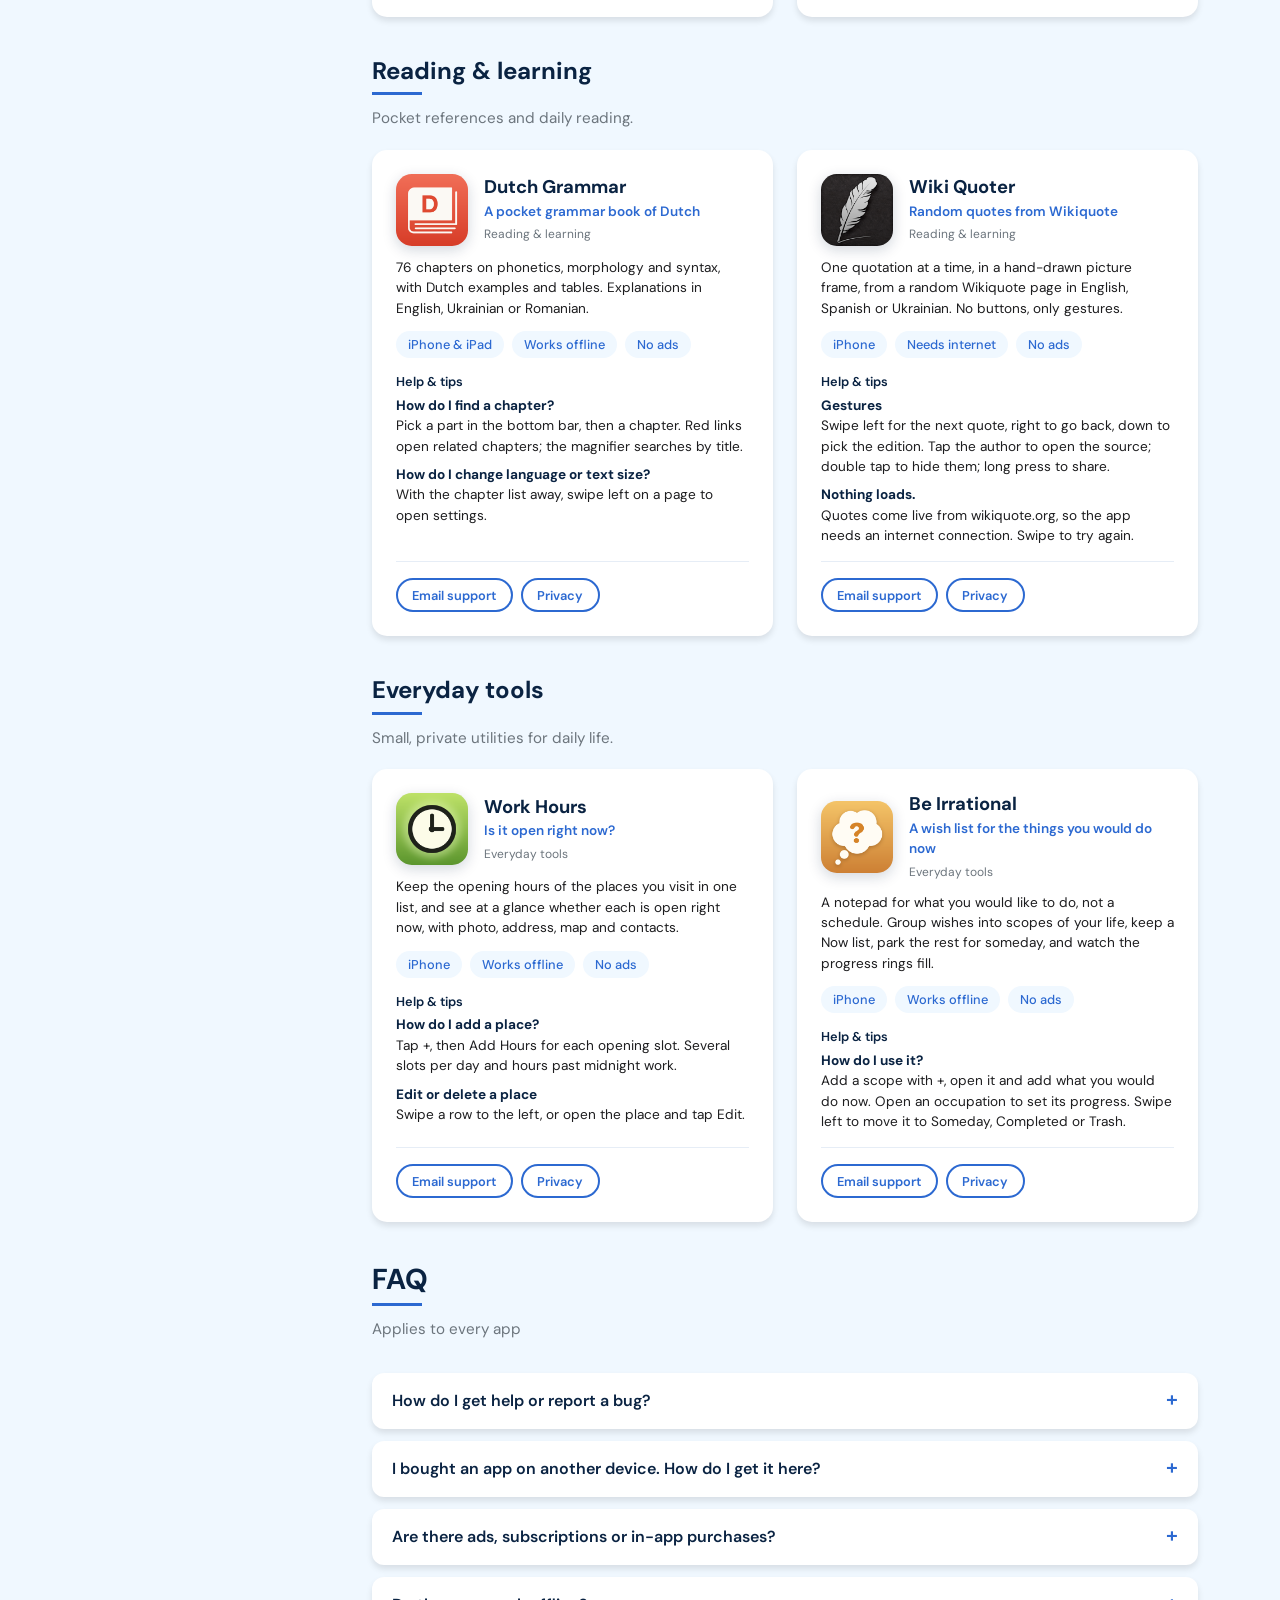
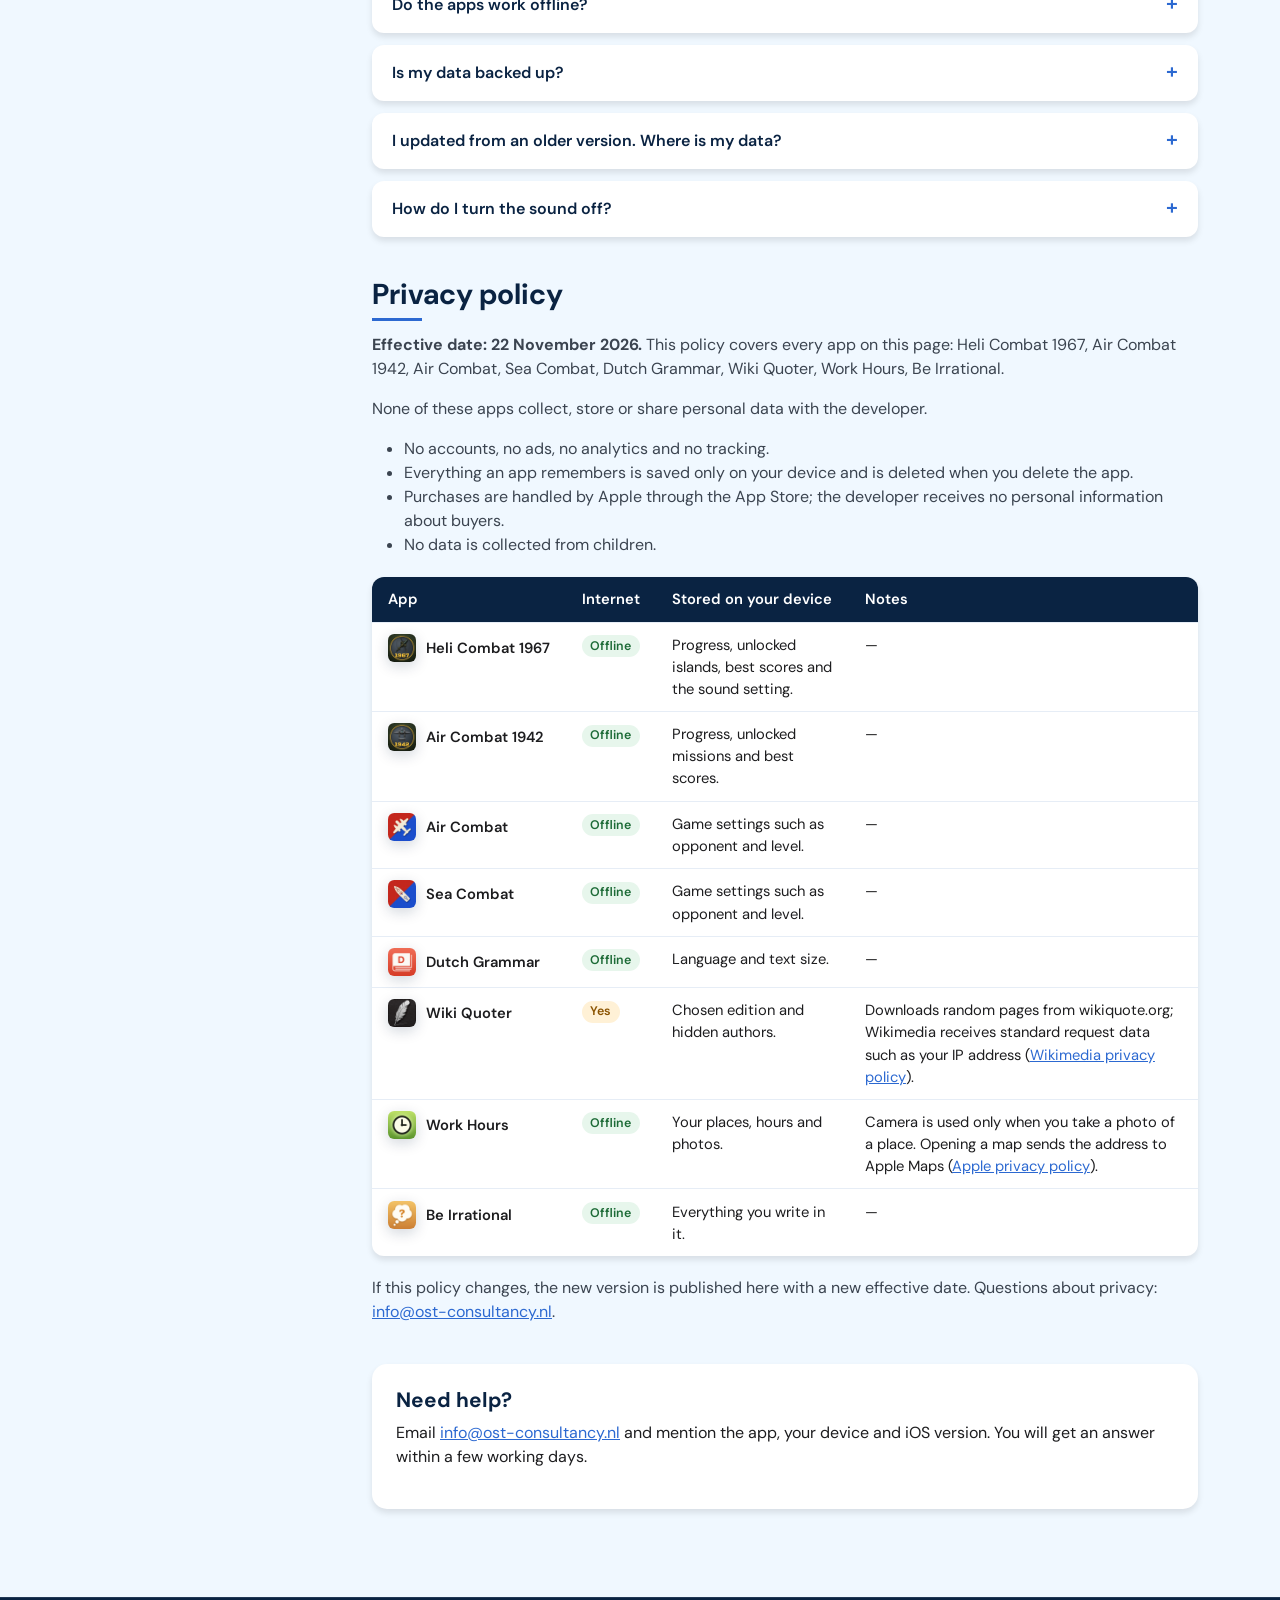
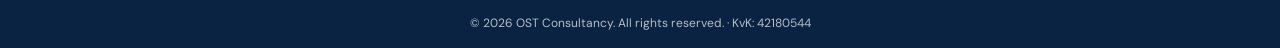
<file: dutchgrammar/index.html>
<!DOCTYPE html>
<html lang="en">
<head>
    <meta charset="utf-8" />
    <meta content="width=device-width, initial-scale=1" name="viewport" />
    <!-- This URL is linked from the App Store listing: keep it. It forwards to the combined apps page. -->
    <meta content="0; url=/apps/#dutchgrammar" http-equiv="refresh" />
    <meta content="noindex, follow" name="robots" />
    <title>Dutch Grammar - Support and Privacy</title>
    <link href="/assets/favicon.ico" rel="icon" sizes="32x32" />
    <link href="/assets/favicon.svg" rel="icon" type="image/svg+xml" />
    <link href="/assets/apple-touch-icon.png" rel="apple-touch-icon" />
    <link href="https://ost-consultancy.nl/apps/#dutchgrammar" rel="canonical" />
    <script>location.replace("/apps/" + (location.hash === "#privacy" ? "#privacy-dutchgrammar" : "#dutchgrammar"));</script>
</head>
<body>
    <p>Dutch Grammar support and privacy have moved to <a href="/apps/#dutchgrammar">ost-consultancy.nl/apps</a>.</p>
    <p>Support: <a href="mailto:info@ost-consultancy.nl?subject=Dutch%20Grammar">info@ost-consultancy.nl</a> &middot;
        <a href="/apps/#privacy-dutchgrammar">Dutch Grammar privacy policy</a></p>
</body>
</html>
</file>
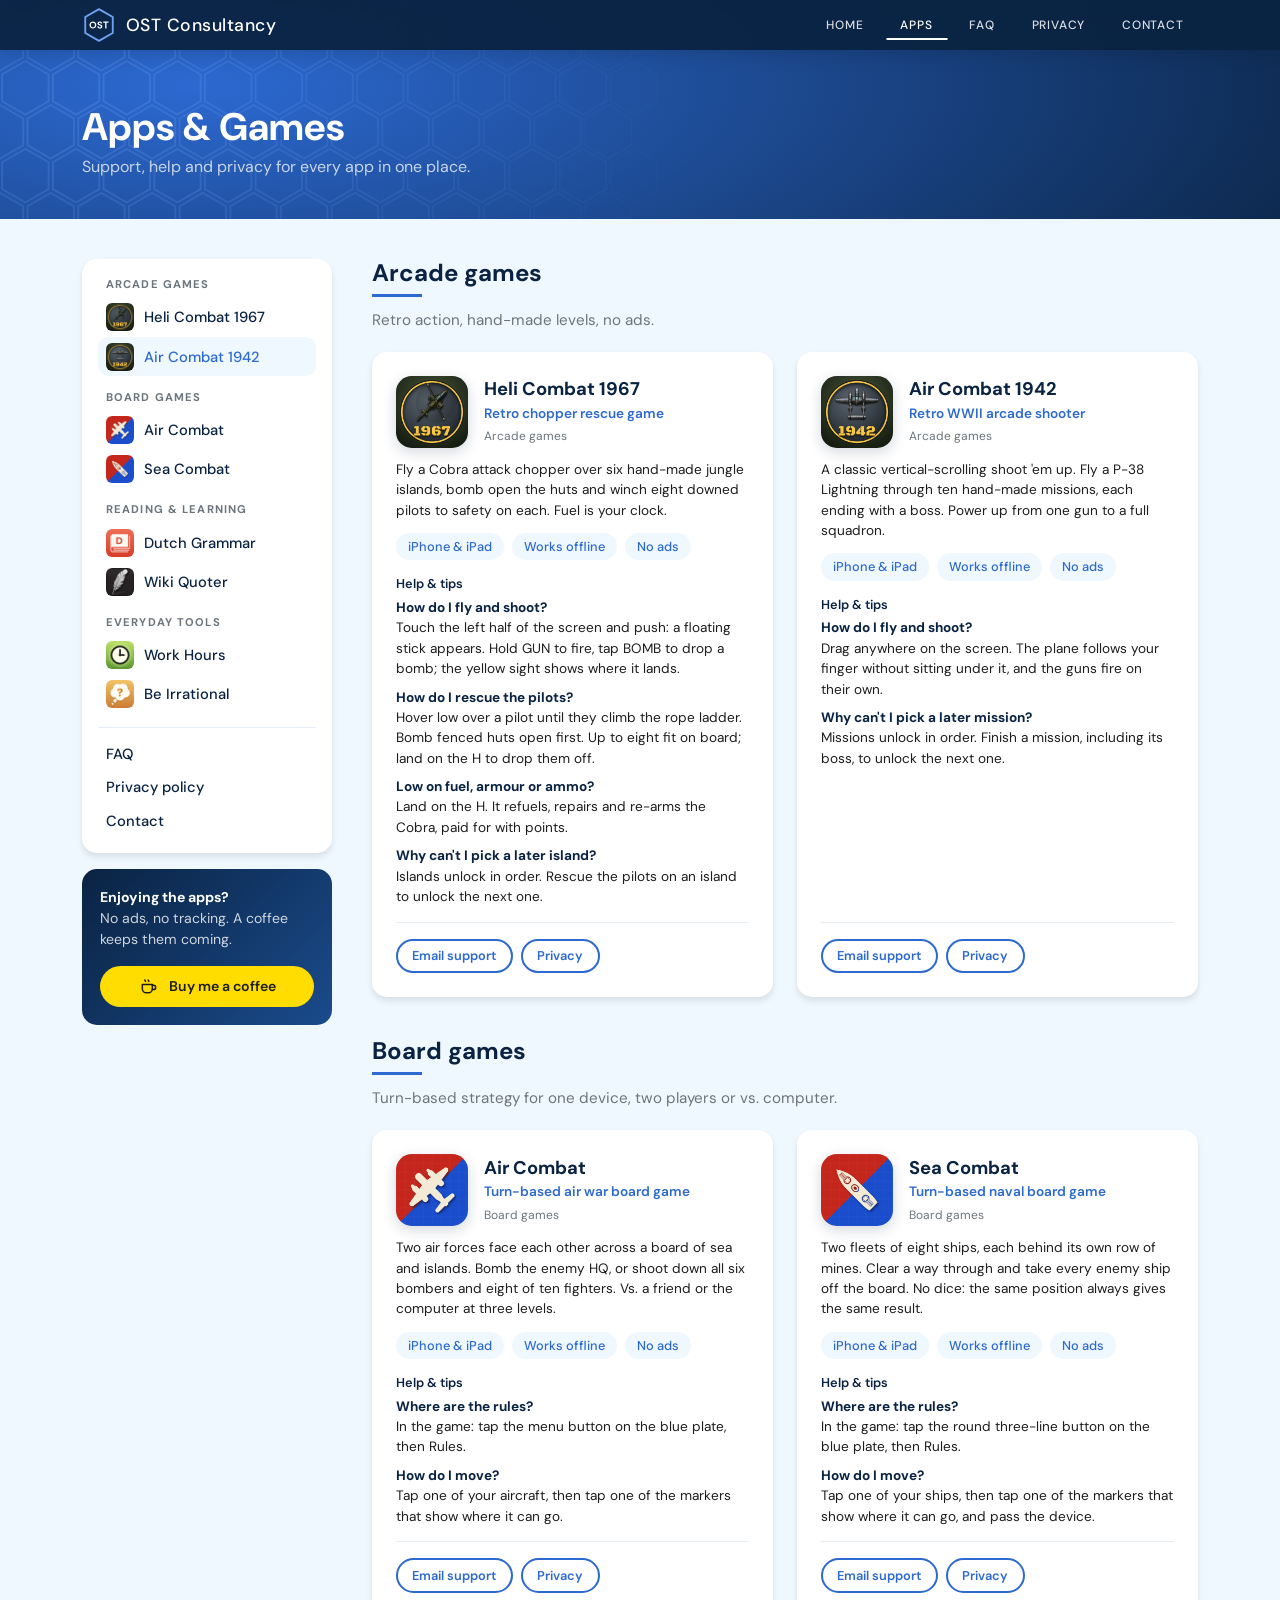
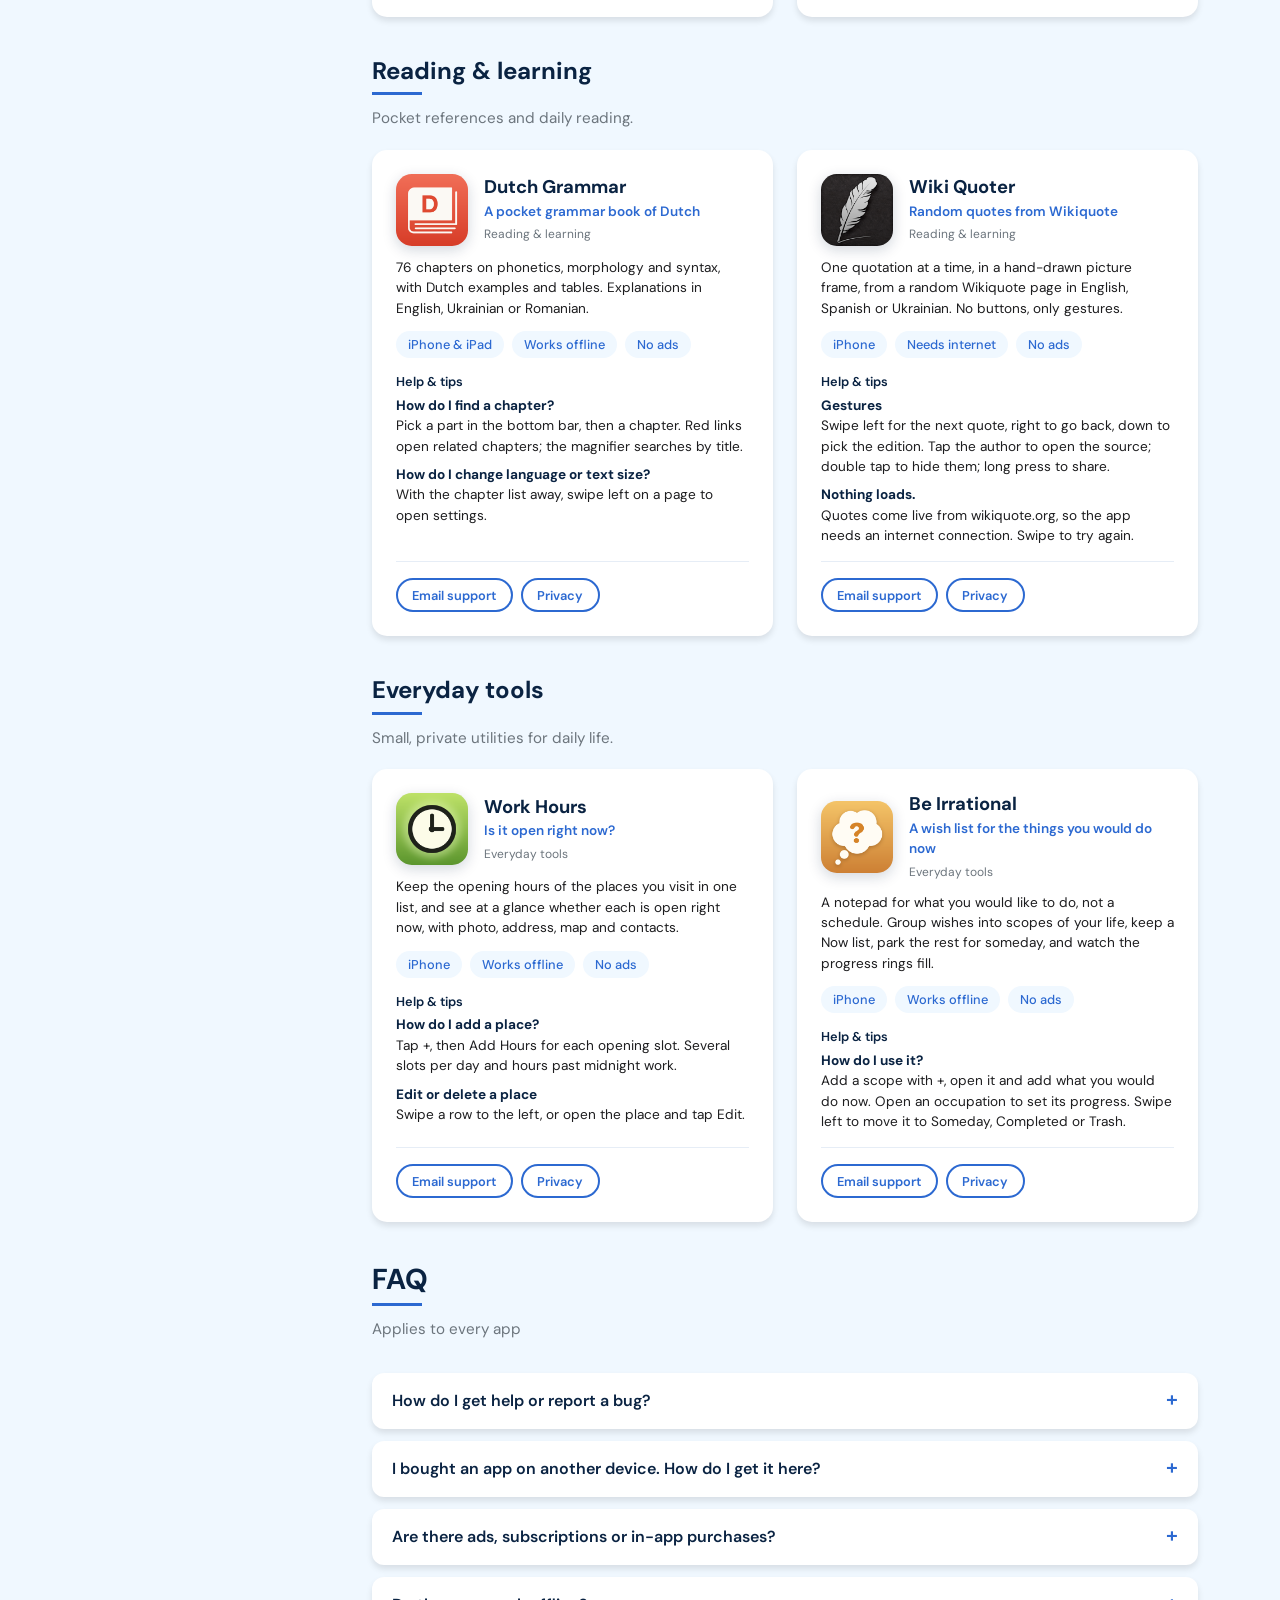
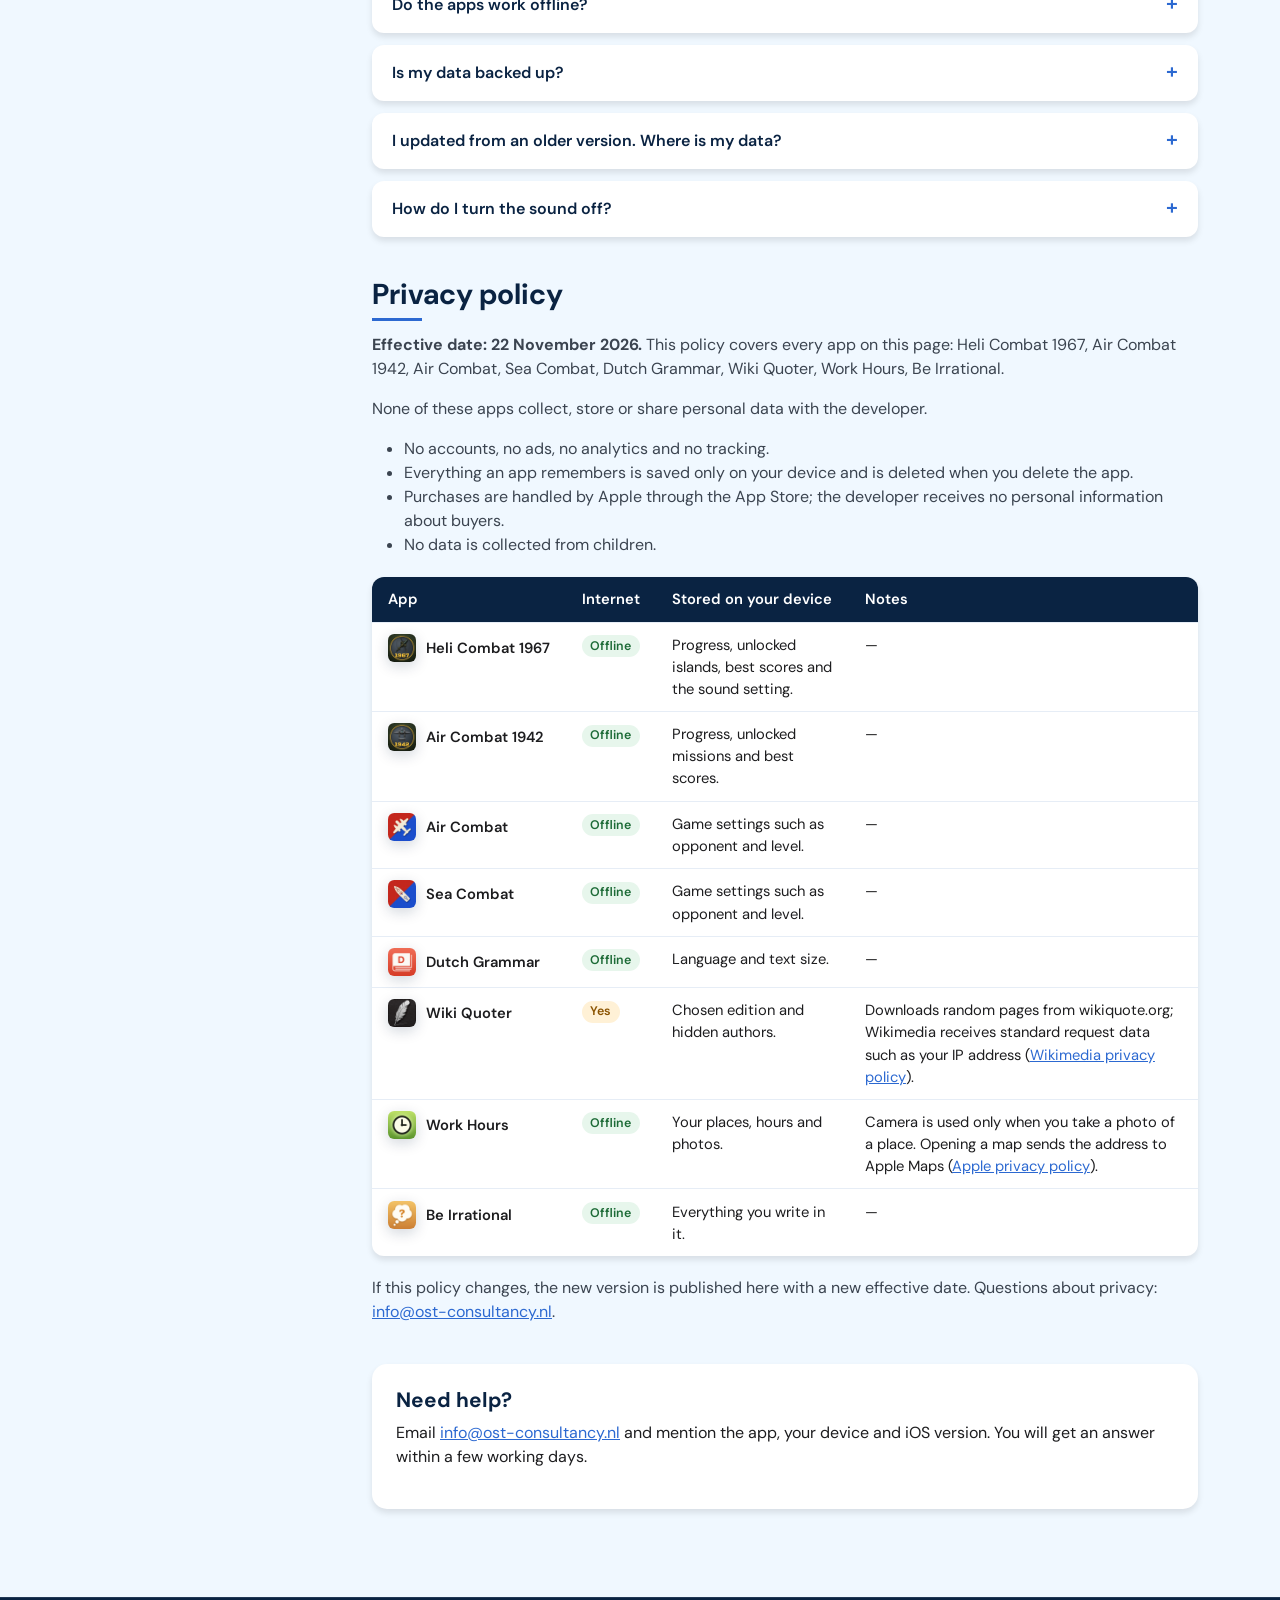
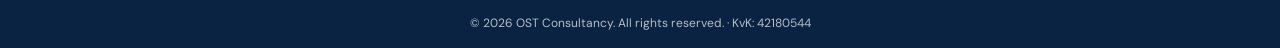
<file: helicombat1967/index.html>
<!DOCTYPE html>
<html lang="en">
<head>
    <meta charset="utf-8" />
    <meta content="width=device-width, initial-scale=1" name="viewport" />
    <!-- This URL is linked from the App Store listing: keep it. It forwards to the combined apps page. -->
    <meta content="0; url=/apps/#helicombat1967" http-equiv="refresh" />
    <meta content="noindex, follow" name="robots" />
    <title>Heli Combat 1967 - Support and Privacy</title>
    <link href="/assets/favicon.ico" rel="icon" sizes="32x32" />
    <link href="/assets/favicon.svg" rel="icon" type="image/svg+xml" />
    <link href="/assets/apple-touch-icon.png" rel="apple-touch-icon" />
    <link href="https://ost-consultancy.nl/apps/#helicombat1967" rel="canonical" />
    <script>location.replace("/apps/" + (location.hash === "#privacy" ? "#privacy-helicombat1967" : "#helicombat1967"));</script>
</head>
<body>
    <p>Heli Combat 1967 support and privacy have moved to <a href="/apps/#helicombat1967">ost-consultancy.nl/apps</a>.</p>
    <p>Support: <a href="mailto:info@ost-consultancy.nl?subject=Heli%20Combat%201967">info@ost-consultancy.nl</a> &middot;
        <a href="/apps/#privacy-helicombat1967">Heli Combat 1967 privacy policy</a></p>
</body>
</html>
</file>
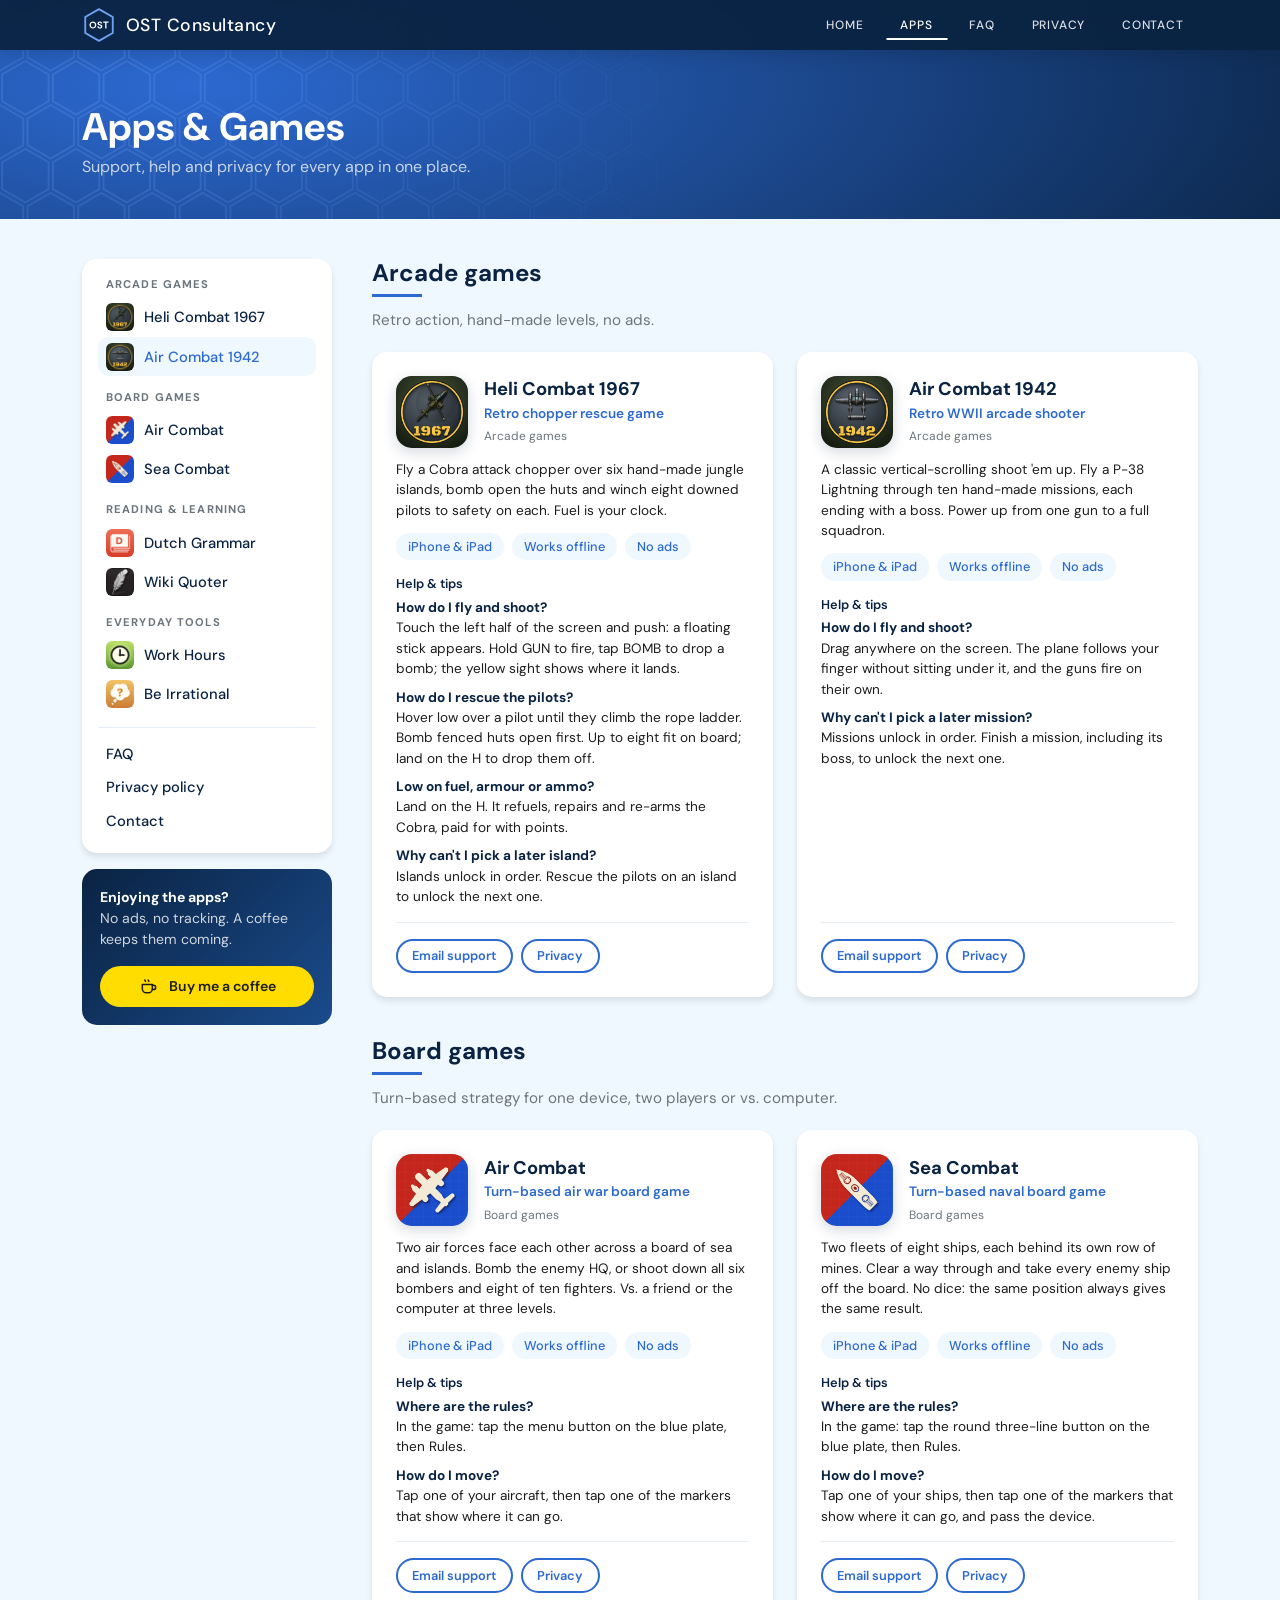
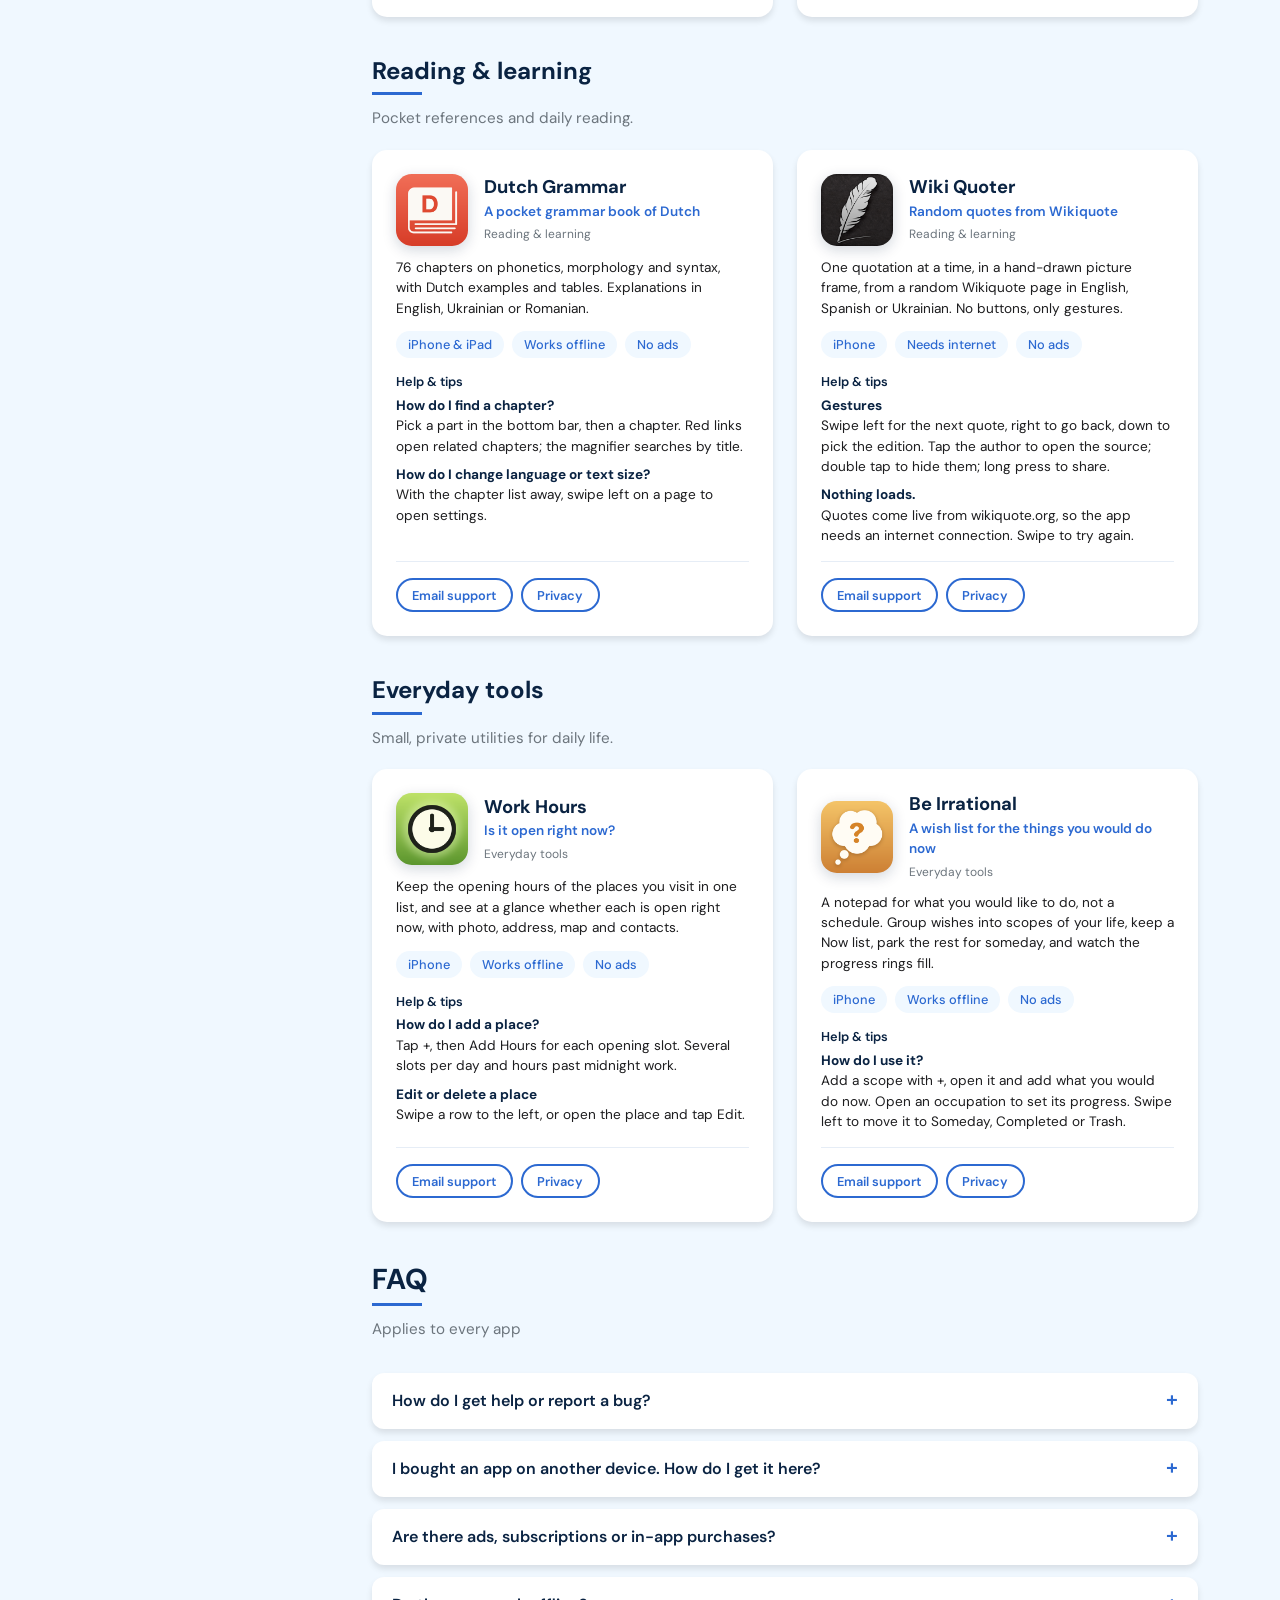
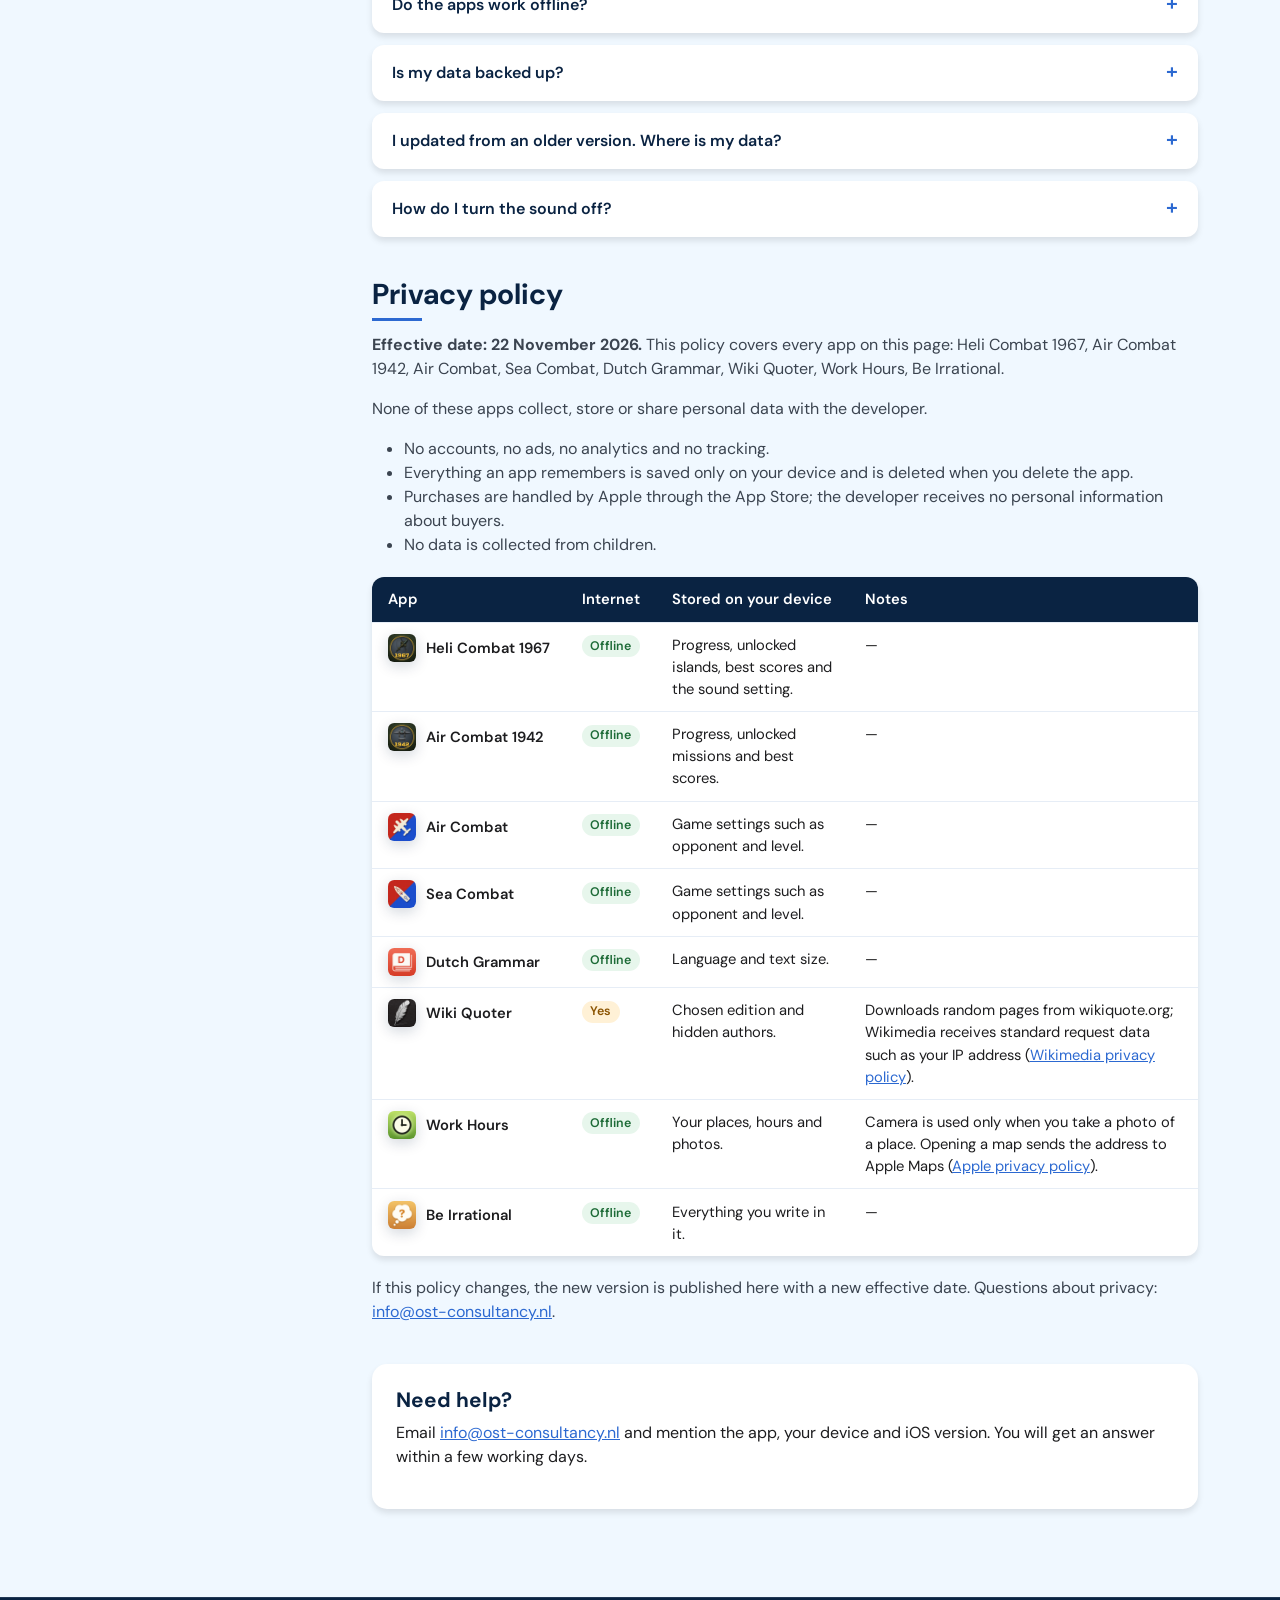
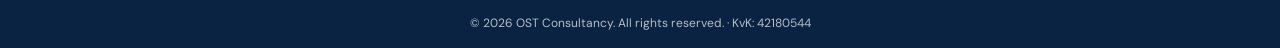
<file: seacombat/index.html>
<!DOCTYPE html>
<html lang="en">
<head>
    <meta charset="utf-8" />
    <meta content="width=device-width, initial-scale=1" name="viewport" />
    <!-- This URL is linked from the App Store listing: keep it. It forwards to the combined apps page. -->
    <meta content="0; url=/apps/#seacombat" http-equiv="refresh" />
    <meta content="noindex, follow" name="robots" />
    <title>Sea Combat - Support and Privacy</title>
    <link href="/assets/favicon.ico" rel="icon" sizes="32x32" />
    <link href="/assets/favicon.svg" rel="icon" type="image/svg+xml" />
    <link href="/assets/apple-touch-icon.png" rel="apple-touch-icon" />
    <link href="https://ost-consultancy.nl/apps/#seacombat" rel="canonical" />
    <script>location.replace("/apps/" + (location.hash === "#privacy" ? "#privacy-seacombat" : "#seacombat"));</script>
</head>
<body>
    <p>Sea Combat support and privacy have moved to <a href="/apps/#seacombat">ost-consultancy.nl/apps</a>.</p>
    <p>Support: <a href="mailto:info@ost-consultancy.nl?subject=Sea%20Combat">info@ost-consultancy.nl</a> &middot;
        <a href="/apps/#privacy-seacombat">Sea Combat privacy policy</a></p>
</body>
</html>
</file>
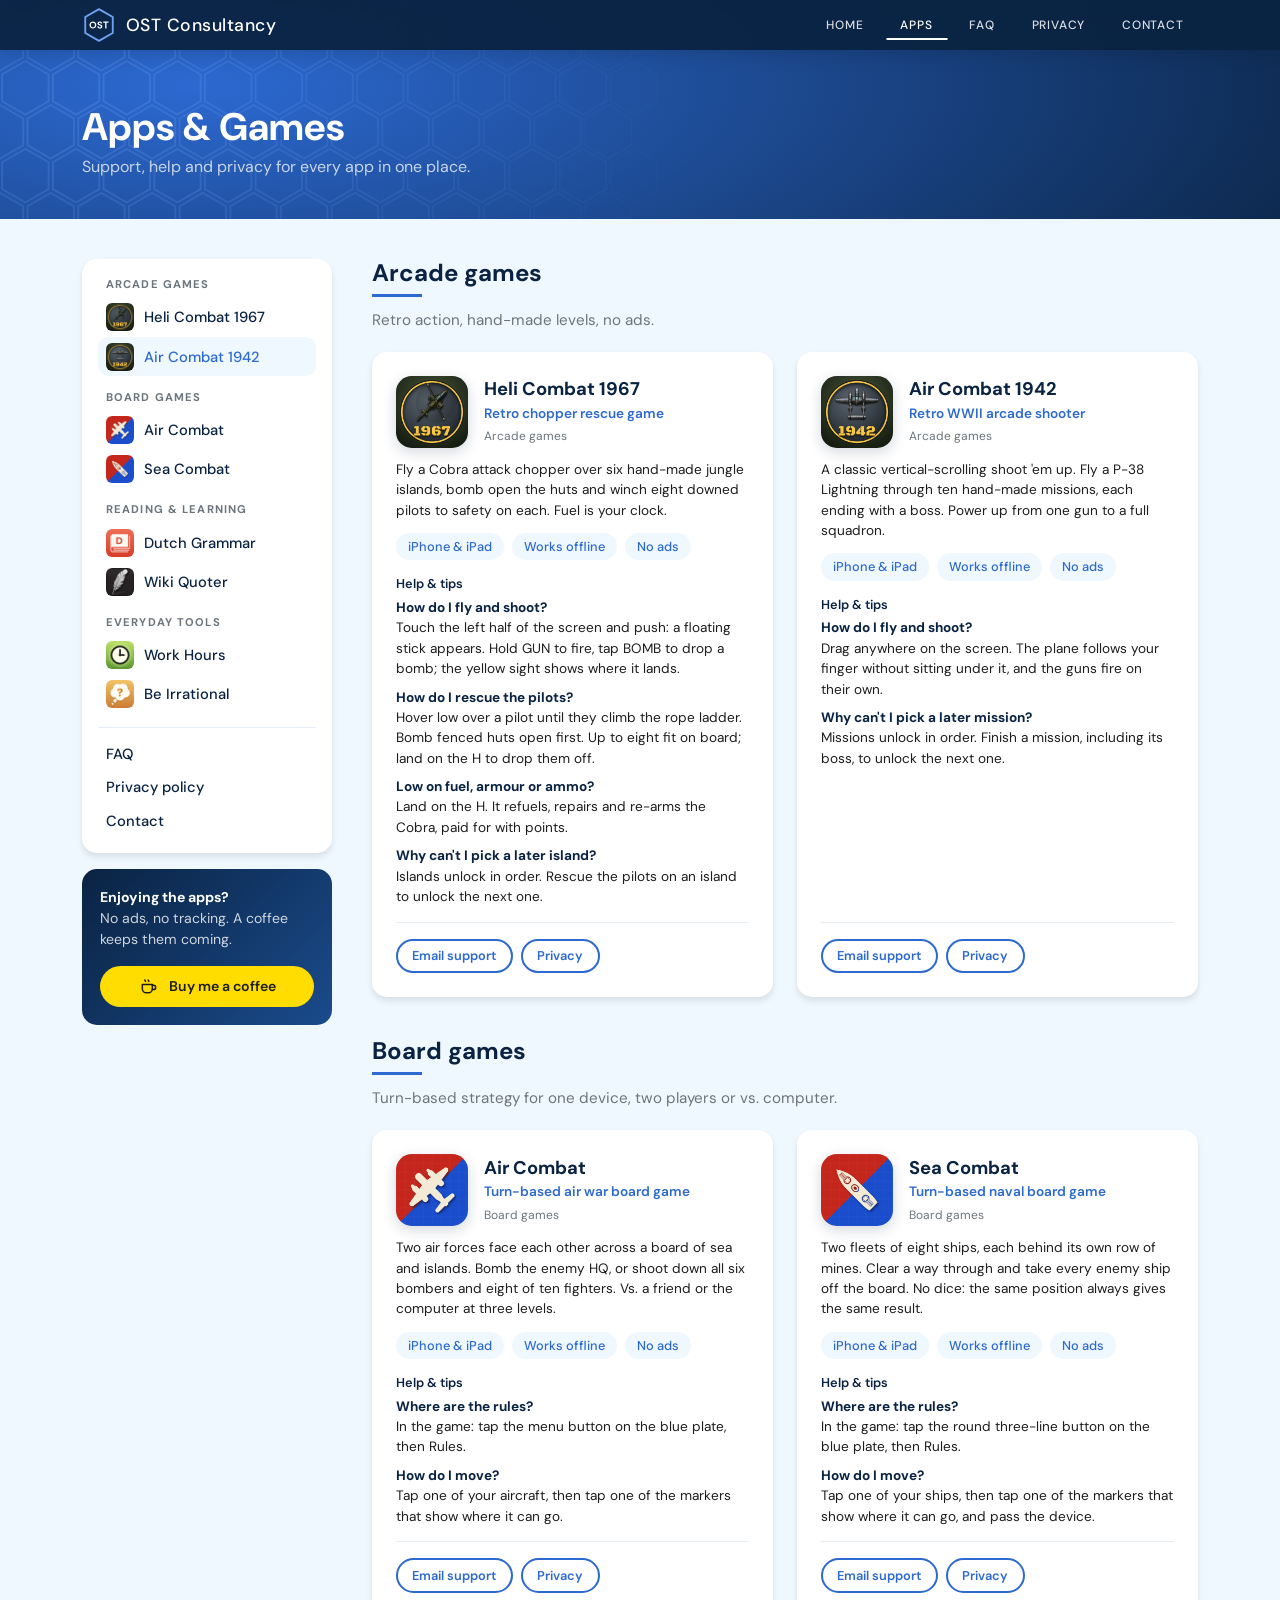
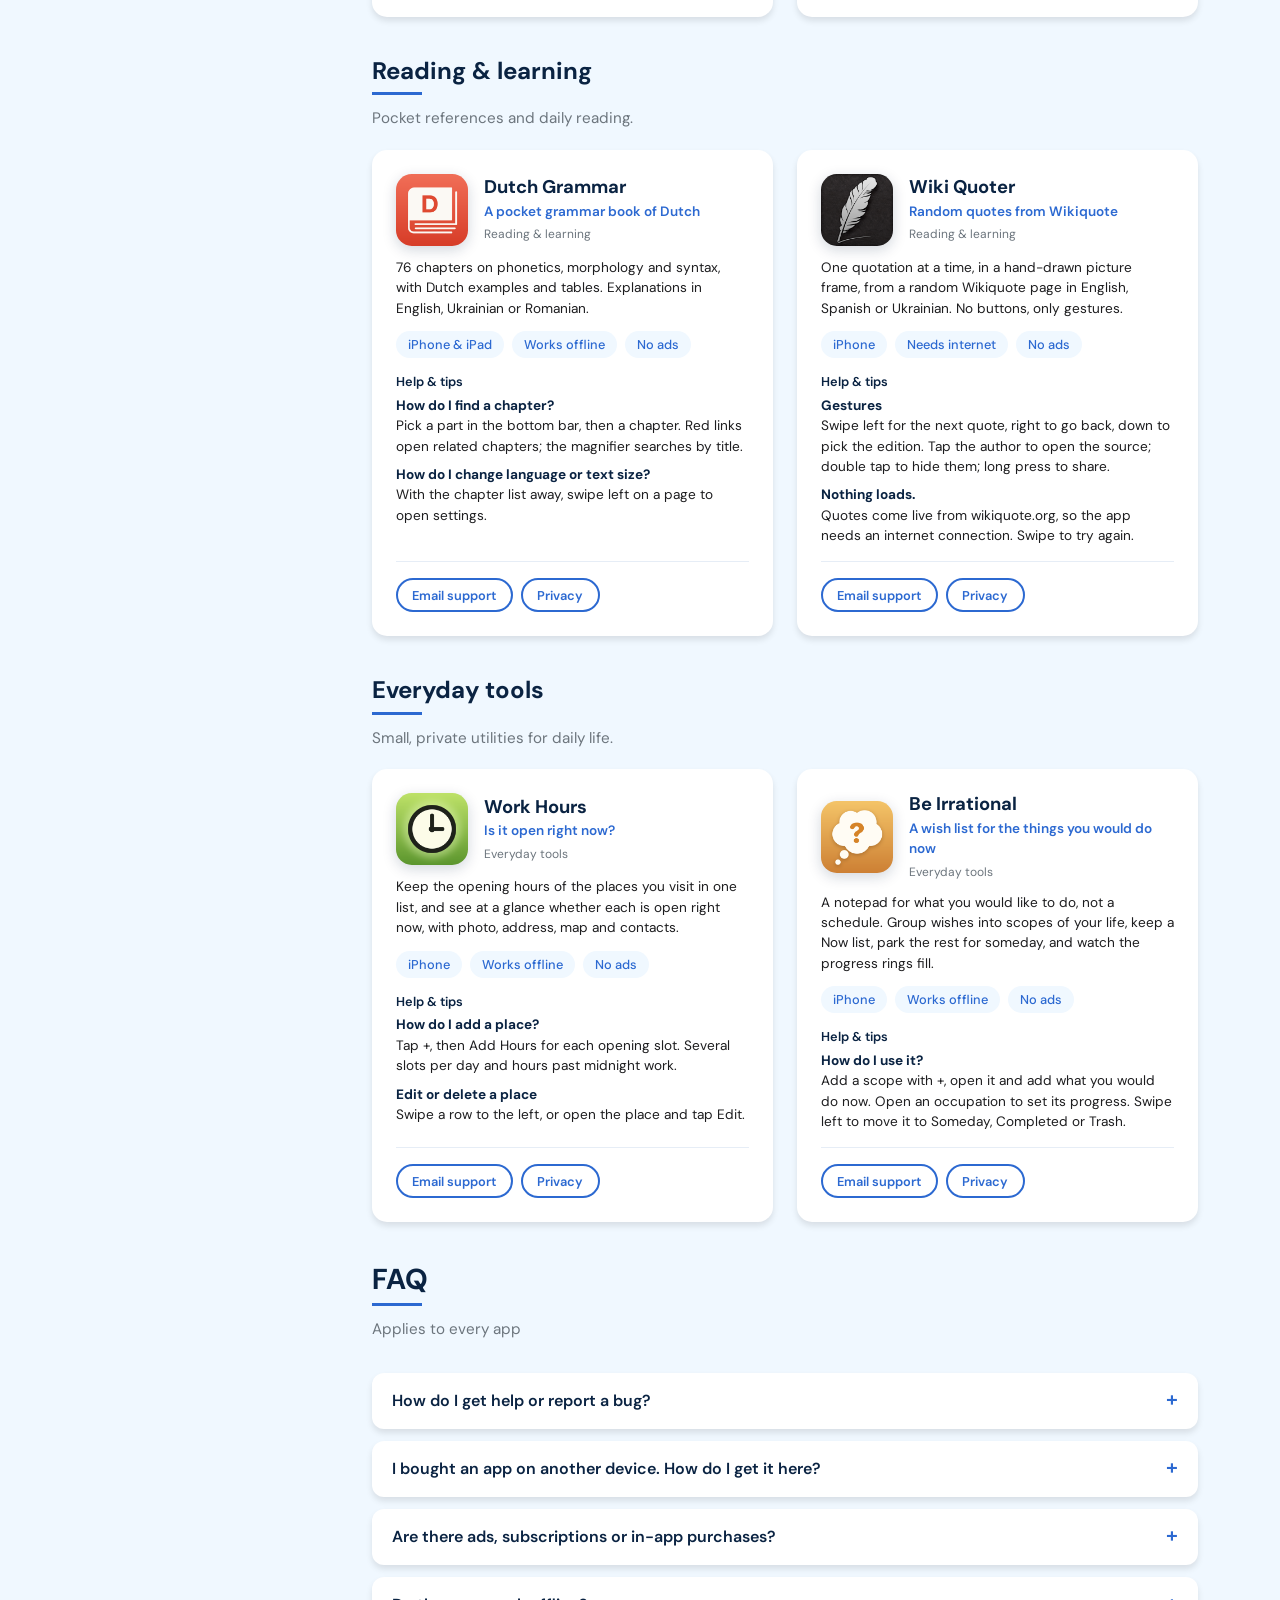
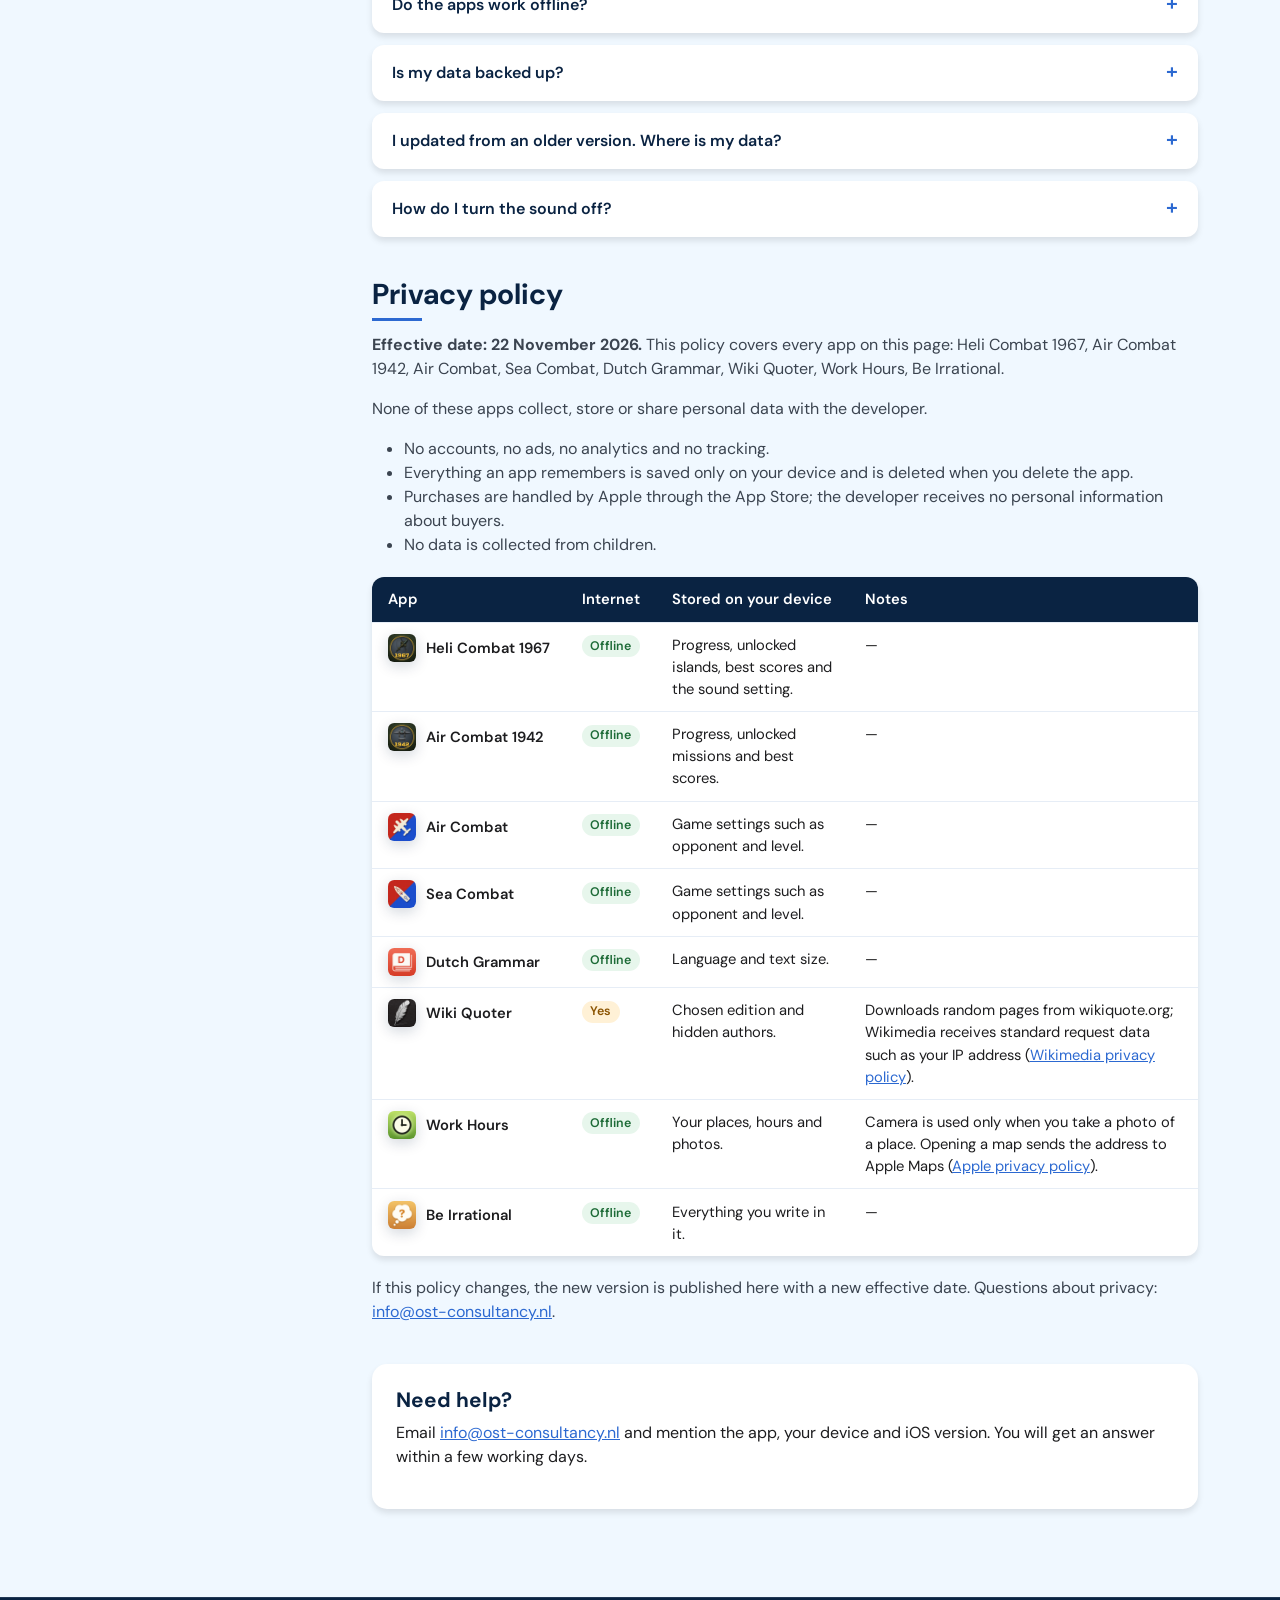
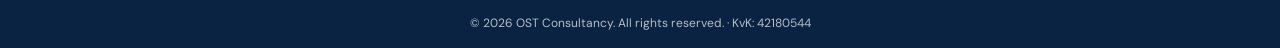
<file: wikiquoter/index.html>
<!DOCTYPE html>
<html lang="en">
<head>
    <meta charset="utf-8" />
    <meta content="width=device-width, initial-scale=1" name="viewport" />
    <!-- This URL is linked from the App Store listing: keep it. It forwards to the combined apps page. -->
    <meta content="0; url=/apps/#wikiquoter" http-equiv="refresh" />
    <meta content="noindex, follow" name="robots" />
    <title>Wiki Quoter - Support and Privacy</title>
    <link href="/assets/favicon.ico" rel="icon" sizes="32x32" />
    <link href="/assets/favicon.svg" rel="icon" type="image/svg+xml" />
    <link href="/assets/apple-touch-icon.png" rel="apple-touch-icon" />
    <link href="https://ost-consultancy.nl/apps/#wikiquoter" rel="canonical" />
    <script>location.replace("/apps/" + (location.hash === "#privacy" ? "#privacy-wikiquoter" : "#wikiquoter"));</script>
</head>
<body>
    <p>Wiki Quoter support and privacy have moved to <a href="/apps/#wikiquoter">ost-consultancy.nl/apps</a>.</p>
    <p>Support: <a href="mailto:info@ost-consultancy.nl?subject=Wiki%20Quoter">info@ost-consultancy.nl</a> &middot;
        <a href="/apps/#privacy-wikiquoter">Wiki Quoter privacy policy</a></p>
</body>
</html>
</file>
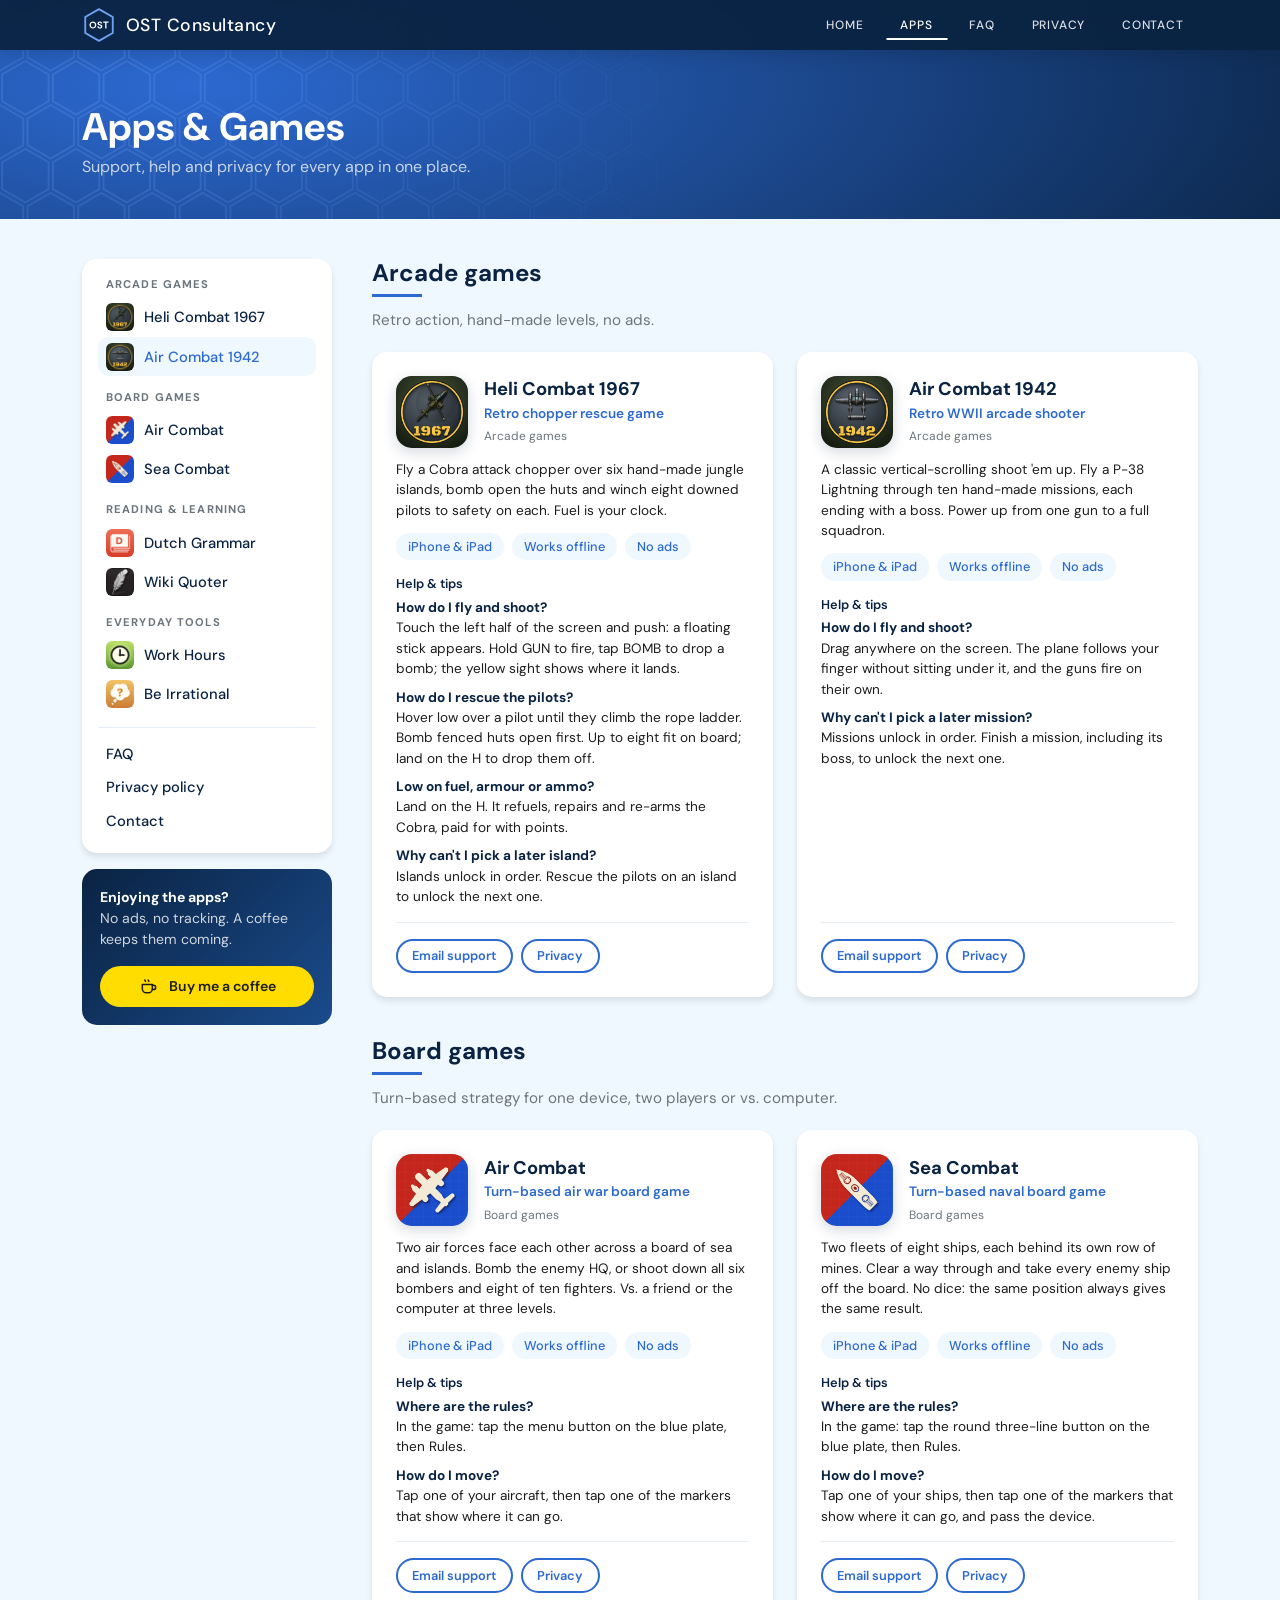
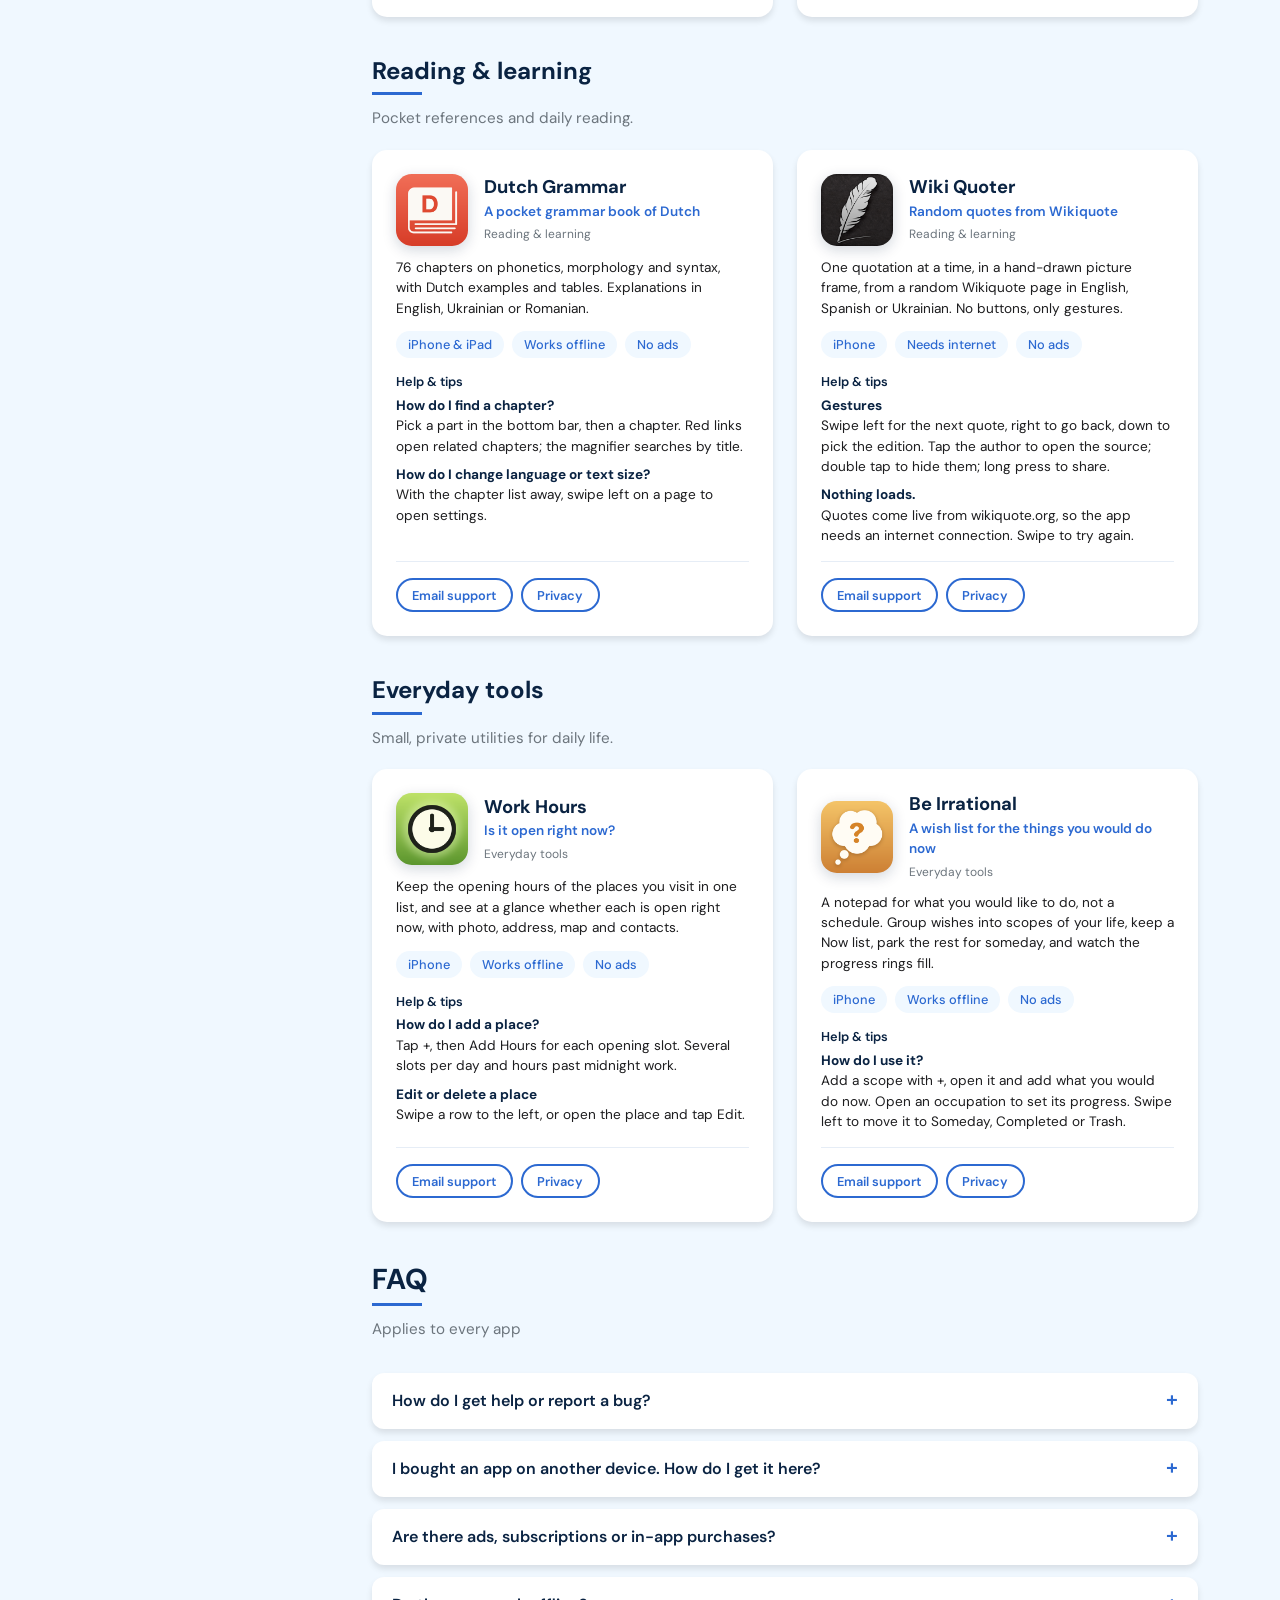
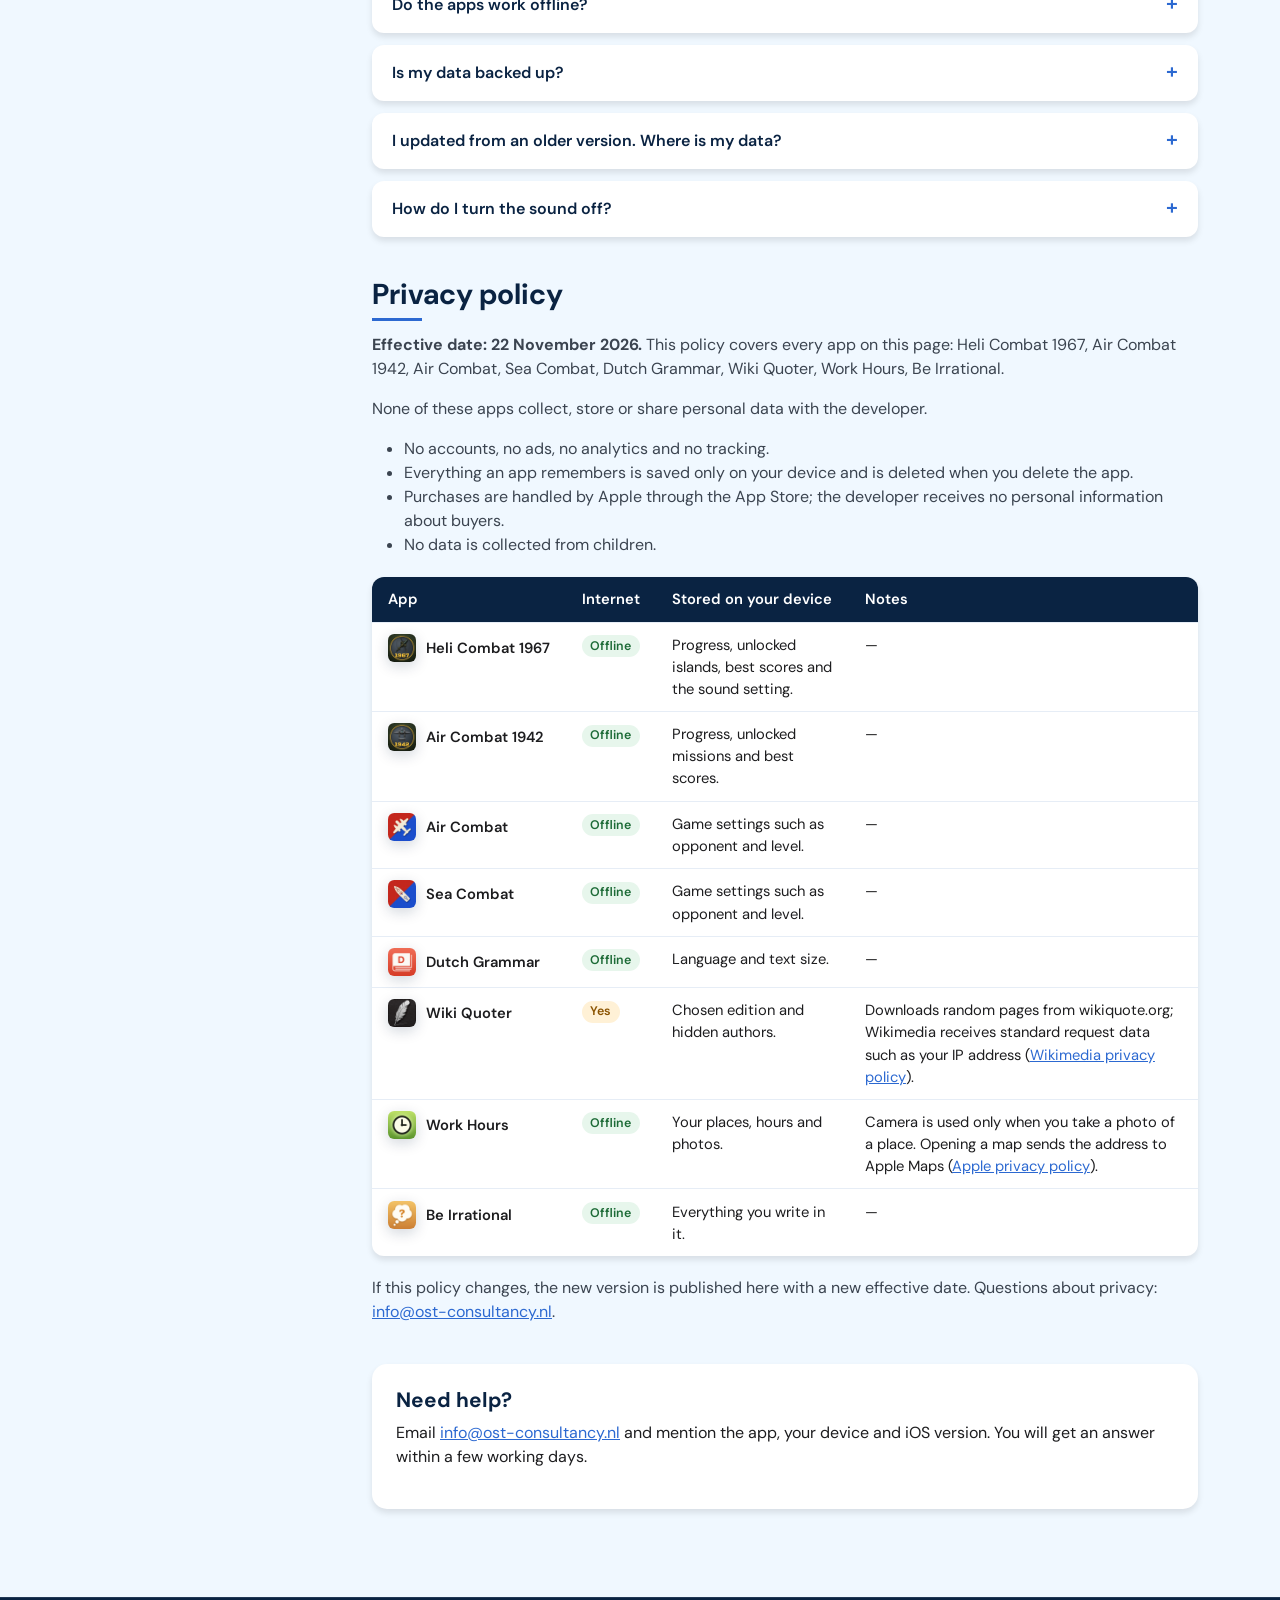
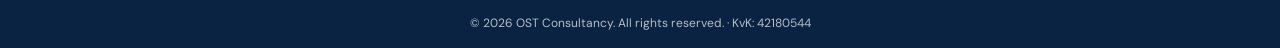
<file: workhours/index.html>
<!DOCTYPE html>
<html lang="en">
<head>
    <meta charset="utf-8" />
    <meta content="width=device-width, initial-scale=1" name="viewport" />
    <!-- This URL is linked from the App Store listing: keep it. It forwards to the combined apps page. -->
    <meta content="0; url=/apps/#workhours" http-equiv="refresh" />
    <meta content="noindex, follow" name="robots" />
    <title>Work Hours - Support and Privacy</title>
    <link href="/assets/favicon.ico" rel="icon" sizes="32x32" />
    <link href="/assets/favicon.svg" rel="icon" type="image/svg+xml" />
    <link href="/assets/apple-touch-icon.png" rel="apple-touch-icon" />
    <link href="https://ost-consultancy.nl/apps/#workhours" rel="canonical" />
    <script>location.replace("/apps/" + (location.hash === "#privacy" ? "#privacy-workhours" : "#workhours"));</script>
</head>
<body>
    <p>Work Hours support and privacy have moved to <a href="/apps/#workhours">ost-consultancy.nl/apps</a>.</p>
    <p>Support: <a href="mailto:info@ost-consultancy.nl?subject=Work%20Hours">info@ost-consultancy.nl</a> &middot;
        <a href="/apps/#privacy-workhours">Work Hours privacy policy</a></p>
</body>
</html>
</file>
<file: apps/apps.css>
/* /apps/ page: support, FAQ and privacy for all iOS apps (on top of ../css/styles.css) */
body { font-family: "DM Sans", -apple-system, BlinkMacSystemFont, "Segoe UI", sans-serif; color: var(--text-dark); background: var(--white); }
h1, h2, h3, h4 { font-family: "DM Sans", -apple-system, BlinkMacSystemFont, "Segoe UI", sans-serif; }
.apps-nav { background: rgba(10, 35, 66, 0.97); }
.apps-nav .nav-link.active::after { width: 100%; }
@media (max-width: 991.98px) { .apps-nav .navbar-collapse.show { display: block; } }
html { scroll-padding-top: 72px; scroll-behavior: smooth; }
@media (prefers-reduced-motion: reduce) { html { scroll-behavior: auto; } }

.app-icon { border-radius: 22%; box-shadow: 0 4px 14px rgba(10, 35, 66, 0.18); background: var(--light-blue); flex: none; }

/* Buy me a coffee: once per page */
.coffee { display: inline-flex; align-items: center; gap: 10px; padding: 12px 22px; border-radius: 999px;
  background: #ffdd00; color: #1d1d1f; font-weight: 600; text-decoration: none; transition: transform .12s ease, box-shadow .12s ease; }
.coffee:hover, .coffee:focus-visible { color: #1d1d1f; transform: translateY(-1px); box-shadow: 0 6px 16px rgba(0,0,0,.22); }
.coffee:focus-visible { outline: 2px solid var(--white); outline-offset: 2px; }

/* FAQ (shared, rendered once) */
.faq-list { max-width: 820px; margin: 0 auto; }
.faq-list details { background: var(--white); border-radius: 12px; box-shadow: var(--shadow-light); margin-bottom: .75rem; }
.faq-list summary { cursor: pointer; padding: 1rem 1.25rem; font-weight: 600; color: var(--primary-blue); list-style: none; display: flex; justify-content: space-between; gap: 1rem; }
.faq-list summary::-webkit-details-marker { display: none; }
.faq-list summary::after { content: "+"; color: var(--secondary-blue); font-size: 1.3rem; line-height: 1; }
.faq-list details[open] summary::after { content: "–"; }
.faq-list details p { padding: 0 1.25rem 1rem; margin: 0; color: #3b4450; }

/* Privacy (one policy, per-app table) */
.privacy-wrap { max-width: 980px; margin: 0 auto; }
.privacy-wrap > p, .privacy-wrap li { color: #3b4450; }
.privacy-table { width: 100%; border-collapse: separate; border-spacing: 0; background: var(--white); border-radius: 12px; overflow: hidden; box-shadow: var(--shadow-light); font-size: .92rem; margin: 1.25rem 0; }
.privacy-table th { background: var(--primary-blue); color: var(--white); text-align: left; padding: .7rem 1rem; font-weight: 600; }
.privacy-table td { padding: .7rem 1rem; border-top: 1px solid #e6edf6; vertical-align: top; }
.privacy-table tr:target td, .privacy-table tr.flash td { background: #dce9fb; }
.privacy-table .app-cell { display: flex; align-items: center; gap: .6rem; font-weight: 600; white-space: nowrap; }
.pill { display: inline-block; padding: .1rem .55rem; border-radius: 999px; font-size: .78rem; font-weight: 600; }
.pill-off { background: #e7f6ec; color: #1d6b37; }
.pill-on { background: #fff1d6; color: #8a5300; }
@media (max-width: 700px) {
  .privacy-table thead { display: none; }
  .privacy-table tr { display: block; border-top: 1px solid #e6edf6; padding: .6rem 0; }
  .privacy-table td { display: block; border: 0; padding: .25rem 1rem; }
  .privacy-table td.empty { display: none; }
  .privacy-table td[data-label]::before { content: attr(data-label) ": "; font-weight: 600; color: var(--text-muted); }
}

.flash { animation: flash 1.6s ease; }
@keyframes flash { 0%, 50% { box-shadow: 0 0 0 4px rgba(44, 105, 209, 0.55), var(--shadow-medium); background-color: #eaf2fd; } 100% { box-shadow: var(--shadow-light); background-color: var(--white); } }
.flash { animation-duration: 2.5s; }
@media (prefers-reduced-motion: reduce) { .flash { animation: none; } }

/* Layout: hero, left app menu, app catalogue */
body { background: var(--light-blue); }
.cat-hero { background: var(--primary-blue) url("../assets/img/brand/ost-hex-bg.svg?v=3") left top / cover no-repeat; color: #fff; padding: 6.5rem 0 2.5rem; }
.cat-hero h1 { font-size: 2.4rem; font-weight: 700; margin: 0 0 .3rem; }
.lead-sub { color: rgba(255,255,255,.75); margin: 0; }
.layout { display: grid; grid-template-columns: 250px 1fr; gap: 2.5rem; padding-top: 2.5rem; padding-bottom: 3rem; align-items: start; }
.side { position: sticky; top: 80px; }
.side-nav { background: #fff; border-radius: 15px; box-shadow: var(--shadow-light); padding: 1rem; }
.side-nav h3 { font-size: .7rem; text-transform: uppercase; letter-spacing: .1em; color: var(--text-muted); margin: .9rem .5rem .4rem; }
.side-nav h3:first-child { margin-top: .2rem; }
.side-nav a { display: flex; align-items: center; gap: .6rem; padding: .35rem .5rem; border-radius: 10px; color: var(--primary-blue); text-decoration: none; font-weight: 500; font-size: .92rem; }
.side-nav a img { width: 28px; height: 28px; border-radius: 22%; }
.side-nav a:hover, .side-nav a.current { background: var(--light-blue); color: var(--secondary-blue); }
.side-nav .extra { border-top: 1px solid #e6edf6; margin-top: .8rem; padding-top: .6rem; }
.side-coffee { margin-top: 1rem; background: linear-gradient(135deg, var(--primary-blue), var(--accent-blue)); color: #fff; border-radius: 15px; padding: 1.1rem; font-size: .88rem; }
.side-coffee p { color: rgba(255,255,255,.8); }
.side-coffee strong { color: #fff; }
.side-coffee .coffee { width: 100%; justify-content: center; padding: 10px 14px; }
.cat-block { margin-bottom: 2.5rem; }
.cat-block > h2 { font-size: 1.5rem; }
.cat-block .section-subtitle { margin-bottom: 1.25rem; }
.app-grid { display: grid; grid-template-columns: repeat(2, minmax(0, 1fr)); gap: 1.5rem; }
/* Cards reuse the main page's experience card (.timeline-content, .timeline-header, .tech-tag) */
.app-card { display: flex; flex-direction: column; scroll-margin-top: 16px; }
.app-card-head { display: flex; gap: 1rem; align-items: center; margin-bottom: .75rem; }
.app-card-head .app-icon { width: 72px; height: 72px; }
.app-card .timeline-header h3 { font-size: 1.15rem; }
.app-card .timeline-header .period { margin-bottom: 0; }
.app-card > p { flex: 0 0 auto; }
.app-card .timeline-details { flex: 1; }
.app-card .timeline-details ul { list-style: none; padding: 0; margin-bottom: .9rem; }
.app-card .timeline-details li { font-size: .85rem; margin-bottom: .5rem; }
.app-card .timeline-details li strong { display: block; color: var(--primary-blue); }
.app-card .tech-stack { margin-bottom: 1rem; }
.row-links { display: flex; gap: .5rem; flex-wrap: nowrap; align-items: center; border-top: 1px solid #e6edf6; padding-top: 1rem; }
.row-links a { display: inline-flex; align-items: center; gap: .35rem; white-space: nowrap; font-size: .8rem; font-weight: 600; padding: .35rem .9rem; border-radius: 50px; text-decoration: none; border: 2px solid var(--secondary-blue); color: var(--secondary-blue); transition: all var(--transition-fast); }
.row-links a:hover, .row-links a:focus-visible { background: var(--secondary-blue); color: var(--white); }
.row-links a.primary { background: var(--secondary-blue); color: var(--white); }
.block { margin-bottom: 2.5rem; scroll-margin-top: 90px; }
.block .faq-list { max-width: none; }
.contact-card { background: #fff; border-radius: 15px; box-shadow: var(--shadow-light); padding: 1.5rem; }
.contact-card h2 { font-size: 1.3rem; font-weight: 700; color: var(--primary-blue); }
.mobile-coffee { display: none; }
@media (max-width: 991.98px) {
  .layout { grid-template-columns: 1fr; gap: 1.5rem; padding-top: 0; }
  .side { position: sticky; top: 56px; z-index: 5; margin: 0 -12px; }
  .side-nav { border-radius: 0; display: flex; gap: .3rem; overflow-x: auto; padding: .5rem .75rem; box-shadow: 0 4px 10px rgba(0,0,0,.08); }
  .side-nav h3, .side-nav .extra { display: none; }
  .side-nav a { flex-direction: column; font-size: .68rem; gap: .2rem; min-width: 64px; text-align: center; }
  .side-nav a img { width: 40px; height: 40px; }
  .side-coffee { display: none; }
  .mobile-coffee { display: block; }
  .row-links { gap: .35rem; }
  .row-links a { padding: .3rem .65rem; font-size: .76rem; }
  .cat-hero { padding: 5rem 0 1.5rem; } .cat-hero h1 { font-size: 1.9rem; }
  .layout > * { min-width: 0; }
  .app-grid { grid-template-columns: 1fr; }
  .app-card-head .app-icon { width: 60px; height: 60px; }
}

/* Links in the blue scheme (Bootstrap's default link colour is teal) */
.content a:not(.coffee):not(.btn-primary-custom) { color: var(--secondary-blue); }
.row-links a:hover, .row-links a:focus-visible, .row-links a.primary { color: var(--white) !important; }
</file>
